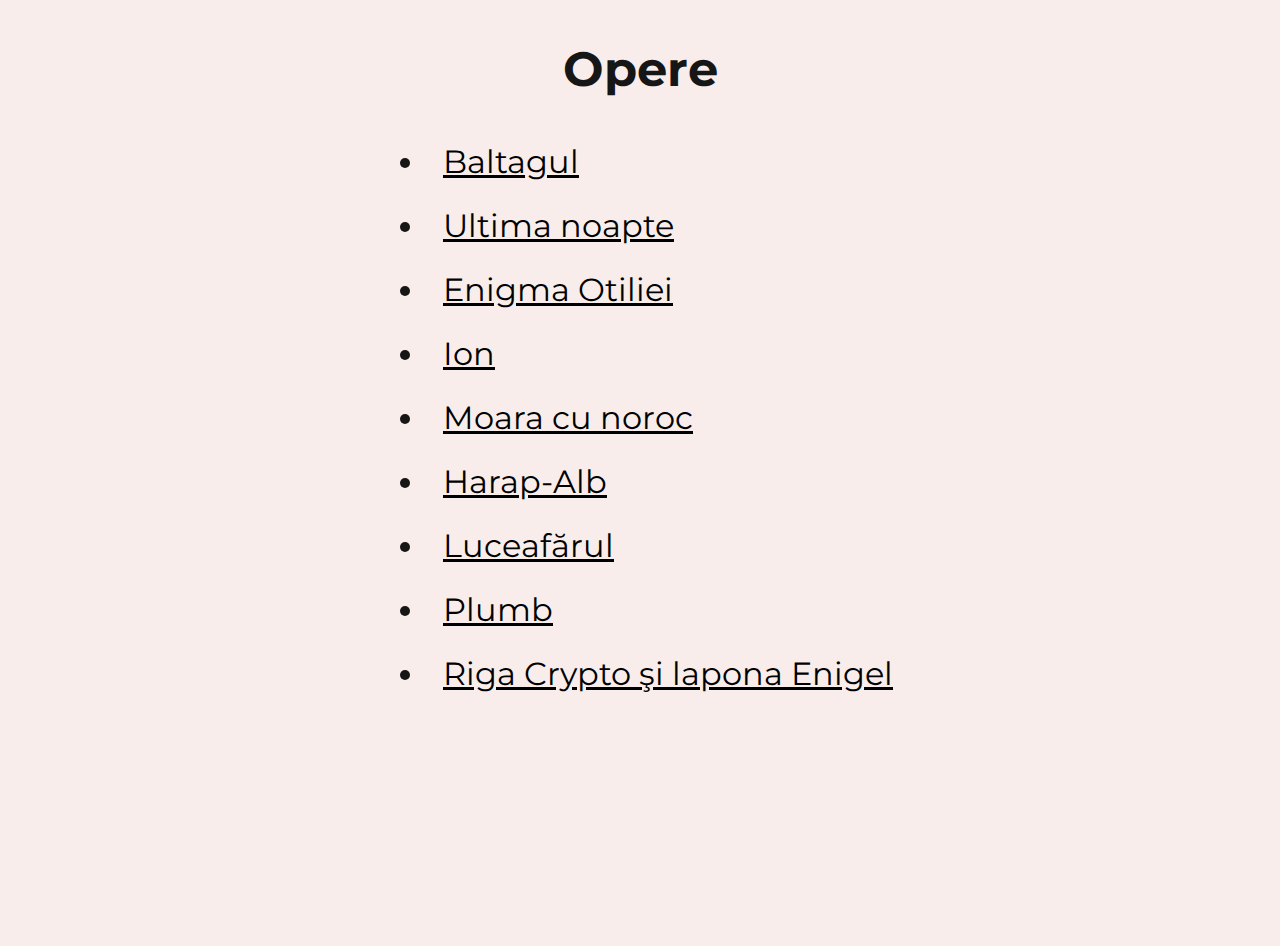
<file: index.html>
<!DOCTYPE html>
<html lang="en" dir="ltr">
  <head>
    <meta charset="utf-8">
    <title>Eseuri Bac</title>
    <link rel="stylesheet" type="text/css" href="style.css">
    <link rel="preconnect" href="https://fonts.gstatic.com">
    <link href="https://fonts.googleapis.com/css2?family=Montserrat&display=swap" rel="stylesheet">
  </head>
  <body>
    <h1>Opere</h1>
    <div class="container">
      <ul>
        <li><a href="./eseuri/baltagul.html">Baltagul</a></li>
        <li><a href="./eseuri/ultima.html">Ultima noapte</a></li>
        <li><a href="./eseuri/enigma.html">Enigma Otiliei</a></li>
        <li><a href="./eseuri/ion.html">Ion</a></li>
        <li><a href="./eseuri/moara.html">Moara cu noroc</a></li>
        <li><a href="./eseuri/harap-alb.html">Harap-Alb</a></li>
        <li><a href="./eseuri/luceafarul.html">Luceafărul</a></li>
        <li><a href="./eseuri/plumb.html">Plumb</a></li>
        <li><a href="./eseuri/riga.html">Riga Crypto şi lapona Enigel</a></li>
      </ul>
    </div>

  </body>
</html>
</file>
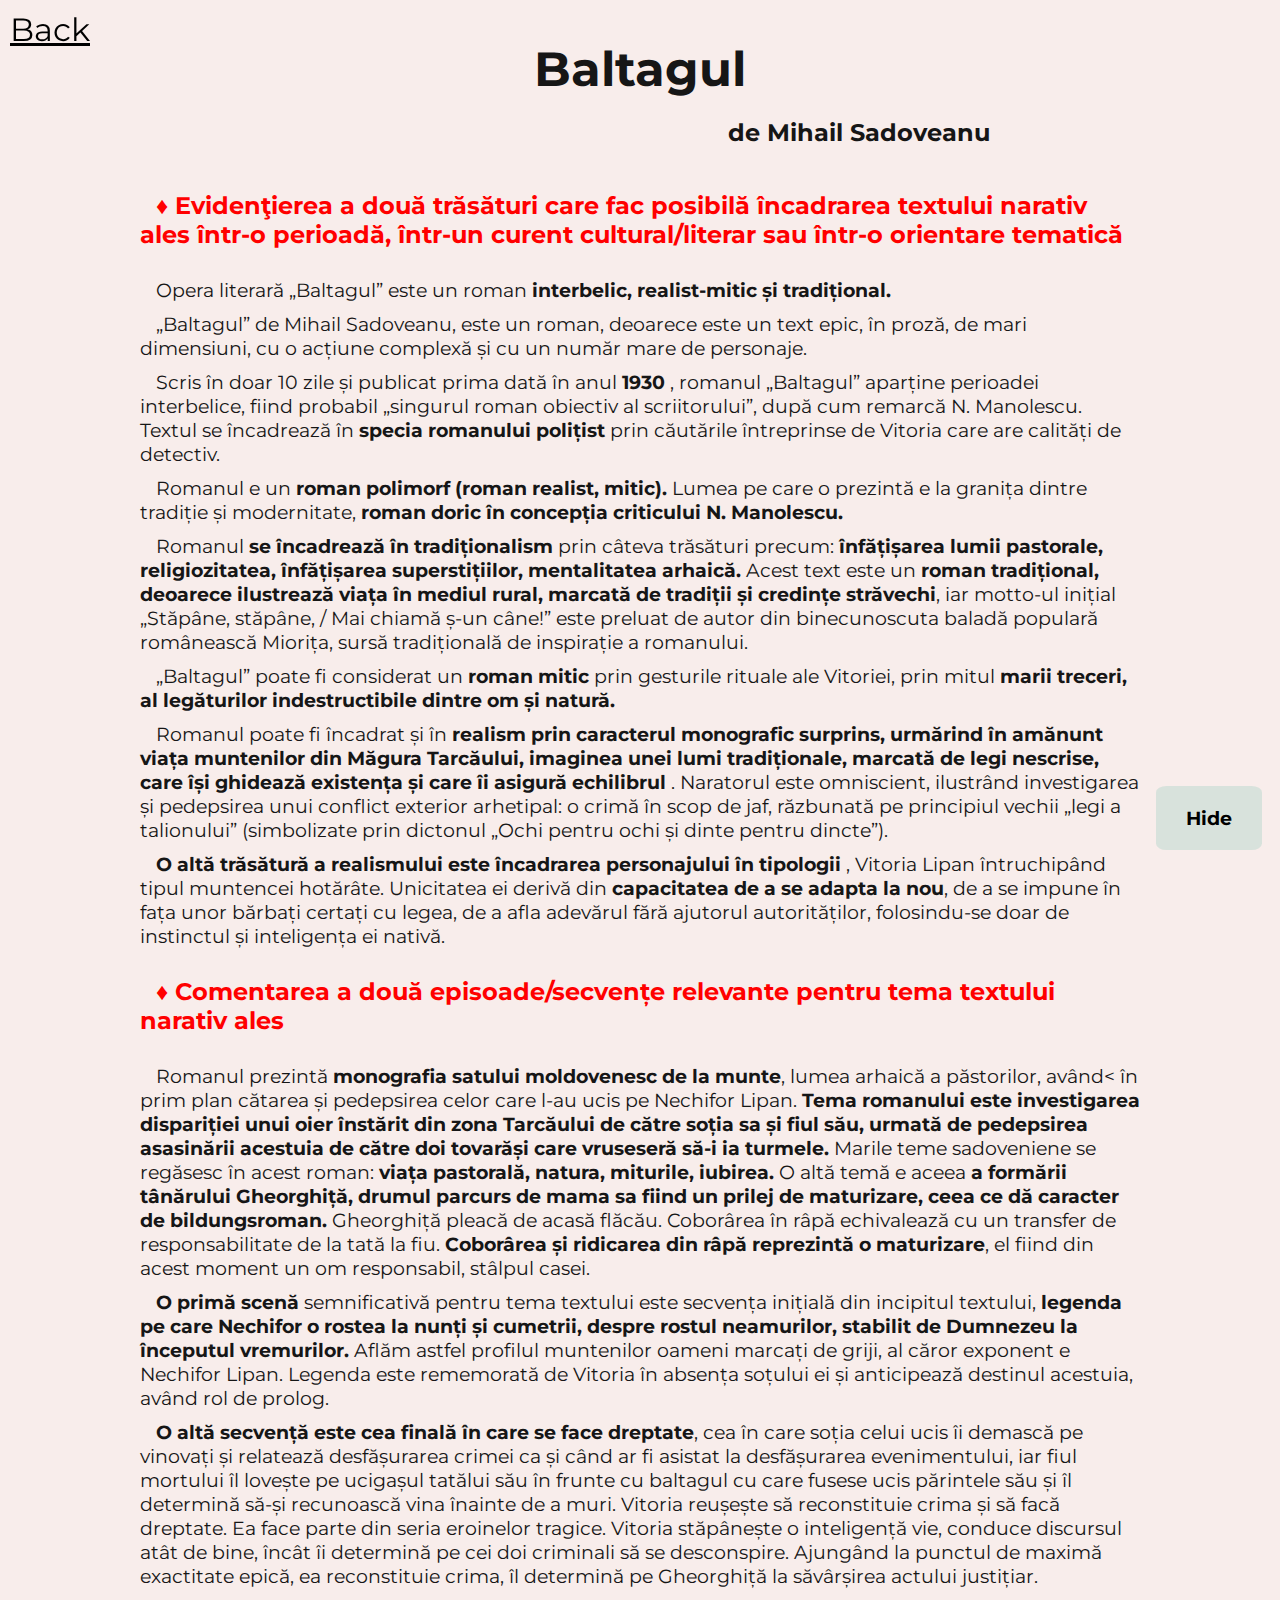
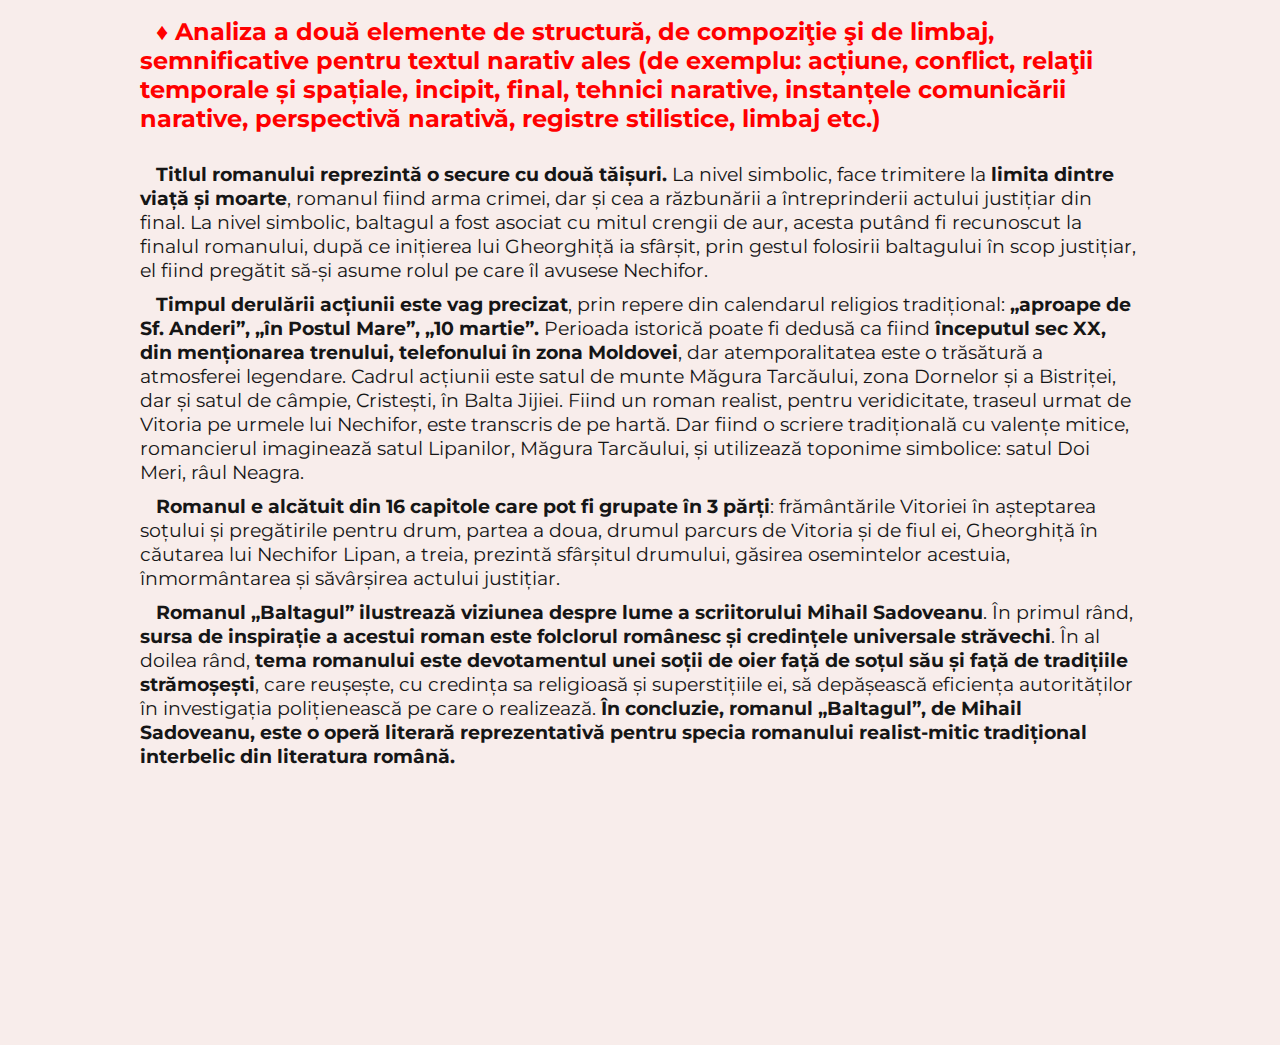
<file: eseuri/baltagul.html>
<!DOCTYPE html>
<html lang="en" dir="ltr">
  <head>
    <meta charset="utf-8">
    <title></title>
    <link rel="stylesheet" type="text/css" href="../style.css">
    <link rel="preconnect" href="https://fonts.gstatic.com">
    <link href="https://fonts.googleapis.com/css2?family=Montserrat&display=swap" rel="stylesheet">
  </head>
  <body>
    <a href="../index.html" class="backbtn">Back</a>
    <div class="title">
      <h1>Baltagul</h1>
      <h2>de Mihail Sadoveanu</h2>
    </div>
    <div class="container">
      <h3>♦ Evidenţierea a două trăsături care fac posibilă încadrarea textului narativ ales într-o perioadă, într-un curent cultural/literar sau într-o orientare tematică</h3>
      <p>Opera literară „Baltagul” este un roman<em> interbelic, realist-mitic și tradițional.</em></p>
      <p>„Baltagul” de Mihail Sadoveanu, este un roman, deoarece este un text epic, în proză, de
mari dimensiuni, cu o acțiune complexă și cu un număr mare de personaje.</p>
      <p>Scris în doar 10 zile și publicat prima dată în anul<em> 1930 </em>, romanul „Baltagul” aparține
perioadei interbelice, fiind probabil „singurul roman obiectiv al scriitorului”, după cum remarcă
N. Manolescu. Textul se încadrează în<em> specia romanului polițist </em> prin căutările întreprinse de
Vitoria care are calități de detectiv.
</p>
      <p>Romanul e un<em> roman polimorf (roman realist, mitic). </em>Lumea pe care o prezintă e la granița
dintre tradiție și modernitate,<em> roman doric în concepția criticului N. Manolescu.</em>
</p>
      <p>Romanul<em> se încadrează în tradiționalism </em>prin câteva trăsături precum:<em> înfățișarea lumii
pastorale, religiozitatea, înfățișarea superstițiilor, mentalitatea arhaică. </em>Acest text este un<em> roman
tradițional, deoarece ilustrează viața în mediul rural, marcată de tradiții și credințe străvechi</em>, iar
motto-ul inițial „Stăpâne, stăpâne, / Mai chiamă ș-un câne!” este preluat de autor din binecunoscuta baladă populară românească Miorița, sursă tradițională de inspirație a romanului. </p>
      <p>„Baltagul” poate fi considerat un<em> roman mitic </em>prin gesturile rituale ale Vitoriei, prin mitul<em> marii treceri, al legăturilor indestructibile dintre om și natură. </em></p>
      <p>Romanul poate fi încadrat și în<em> realism prin caracterul monografic surprins, urmărind în
amănunt viața muntenilor din Măgura Tarcăului, imaginea unei lumi tradiționale, marcată de legi
nescrise, care își ghidează existența și care îi asigură echilibrul </em>. Naratorul este omniscient,
ilustrând investigarea și pedepsirea unui conflict exterior arhetipal: o crimă în scop de jaf,
răzbunată pe principiul vechii „legi a talionului” (simbolizate prin dictonul „Ochi pentru ochi și
dinte pentru dincte”).</p>
      <p><em>O altă trăsătură a realismului este încadrarea personajului în tipologii </em>, Vitoria Lipan
întruchipând tipul muntencei hotărâte. Unicitatea ei derivă din<em> capacitatea de a se adapta la nou</em>,
de a se impune în fața unor bărbați certați cu legea, de a afla adevărul fără ajutorul autorităților,
folosindu-se doar de instinctul și inteligența ei nativă.</p>
      <h3>♦ Comentarea a două episoade/secvențe relevante pentru tema textului narativ ales</h3>
      <p>Romanul prezintă<em> monografia satului moldovenesc de la munte</em>, lumea arhaică a
păstorilor, având< în prim plan cătarea și pedepsirea celor care l-au ucis pe Nechifor Lipan.<em> Tema
romanului este investigarea dispariției unui oier înstărit din zona Tarcăului de către soția sa și
fiul său, urmată de pedepsirea asasinării acestuia de către doi tovarăși care vruseseră să-i ia
turmele. </em>Marile teme sadoveniene se regăsesc în acest roman:<em> viața pastorală, natura, miturile,
iubirea. </em>O altă temă e aceea<em> a formării tânărului Gheorghiță, drumul parcurs de mama sa fiind
un prilej de maturizare, ceea ce dă caracter de bildungsroman. </em>Gheorghiță pleacă de acasă flăcău.
Coborârea în râpă echivalează cu un transfer de responsabilitate de la tată la fiu.<em> Coborârea și
ridicarea din râpă reprezintă o maturizare</em>, el fiind din acest moment un om responsabil, stâlpul
casei.</p>
      <p><em>O primă scenă </em>semnificativă pentru tema textului este secvența inițială din incipitul
textului,<em> legenda pe care Nechifor o rostea la nunți și cumetrii, despre rostul neamurilor, stabilit
de Dumnezeu la începutul vremurilor. </em>Aflăm astfel profilul muntenilor oameni marcați de griji,
al căror exponent e Nechifor Lipan. Legenda este rememorată de Vitoria în absența soțului ei și
anticipează destinul acestuia, având rol de prolog.</p>
      <p><em>O altă secvență este cea finală în care se face dreptate</em>, cea în care soția celui ucis îi
demască pe vinovați și relatează desfășurarea crimei ca și când ar fi asistat la desfășurarea
evenimentului, iar fiul mortului îl lovește pe ucigașul tatălui său în frunte cu baltagul cu care
fusese ucis părintele său și îl determină să-și recunoască vina înainte de a muri. Vitoria reușește
să reconstituie crima și să facă dreptate. Ea face parte din seria eroinelor tragice. Vitoria
stăpânește o inteligență vie, conduce discursul atât de bine, încât îi determină pe cei doi criminali
să se desconspire. Ajungând la punctul de maximă exactitate epică, ea reconstituie crima, îl
determină pe Gheorghiță la săvârșirea actului justițiar.</p>
      <h3>♦ Analiza a două elemente de structură, de compoziţie şi de limbaj, semnificative
pentru textul narativ ales (de exemplu: acțiune, conflict, relaţii temporale și spațiale,
incipit, final, tehnici narative, instanțele comunicării narative, perspectivă narativă,
registre stilistice, limbaj etc.)</h3>
      <p><em>Titlul romanului reprezintă o secure cu două tăișuri. </em>La nivel simbolic, face trimitere la
<em>limita dintre viață și moarte</em>, romanul fiind arma crimei, dar și cea a răzbunării a întreprinderii actului justițiar din final. La nivel simbolic, baltagul a fost asociat cu mitul crengii de aur, acesta
putând fi recunoscut la finalul romanului, după ce inițierea lui Gheorghiță ia sfârșit, prin gestul
folosirii baltagului în scop justițiar, el fiind pregătit să-și asume rolul pe care îl avusese
Nechifor.</p>
      <p><em> Timpul derulării acțiunii este vag precizat</em>, prin repere din calendarul religios tradițional:
<em>„aproape de Sf. Anderi”, „în Postul Mare”, „10 martie”. </em>Perioada istorică poate fi dedusă ca
fiind<em> începutul sec XX, din menționarea trenului, telefonului în zona Moldovei</em>, dar
atemporalitatea este o trăsătură a atmosferei legendare. Cadrul acțiunii este satul de munte
Măgura Tarcăului, zona Dornelor și a Bistriței, dar și satul de câmpie, Cristești, în Balta Jijiei.
Fiind un roman realist, pentru veridicitate, traseul urmat de Vitoria pe urmele lui Nechifor, este
transcris de pe hartă. Dar fiind o scriere tradițională cu valențe mitice, romancierul imaginează
satul Lipanilor, Măgura Tarcăului, și utilizează toponime simbolice: satul Doi Meri, râul Neagra.</p>
      <p><em>Romanul e alcătuit din 16 capitole care pot fi grupate în 3 părți</em>: frământările Vitoriei în
așteptarea soțului și pregătirile pentru drum, partea a doua, drumul parcurs de Vitoria și de fiul
ei, Gheorghiță în căutarea lui Nechifor Lipan, a treia, prezintă sfârșitul drumului, găsirea
osemintelor acestuia, înmormântarea și săvârșirea actului justițiar.</p>
      <p><em>Romanul „Baltagul” ilustrează viziunea despre lume a scriitorului Mihail Sadoveanu</em>. În
primul rând,<em> sursa de inspirație a acestui roman este folclorul românesc și credințele universale
străvechi</em>. În al doilea rând,<em> tema romanului este devotamentul unei soții de oier față de soțul său
și față de tradițiile strămoșești</em>, care reușește, cu credința sa religioasă și superstițiile ei, să
depășească eficiența autorităților în investigația polițienească pe care o realizează.<em> În concluzie,
romanul „Baltagul”, de Mihail Sadoveanu, este o operă literară reprezentativă pentru specia
romanului realist-mitic tradițional interbelic din literatura română. </em></p>
    </div>
    <button type="button" name="button" onclick="toggleVis();">Hide</button>
    <script src="script.js"></script>
  </body>
</html>
</file>
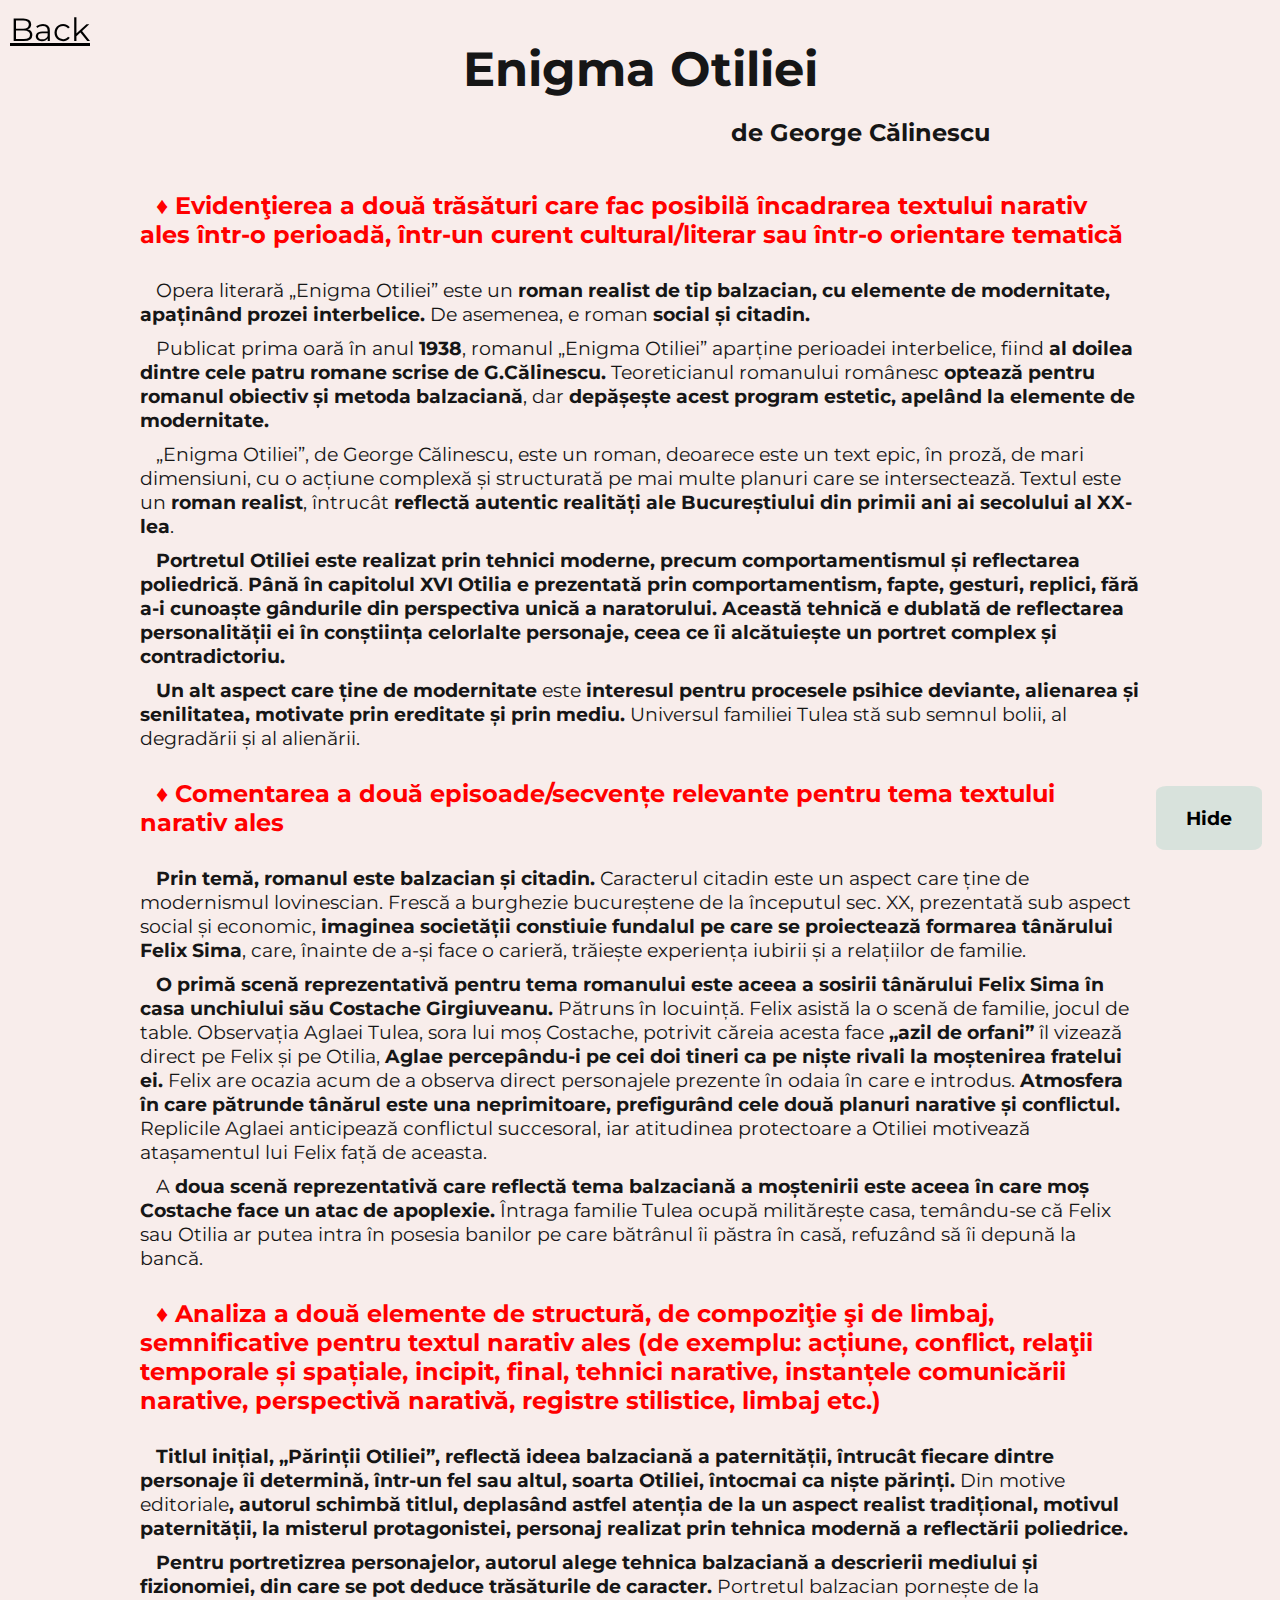
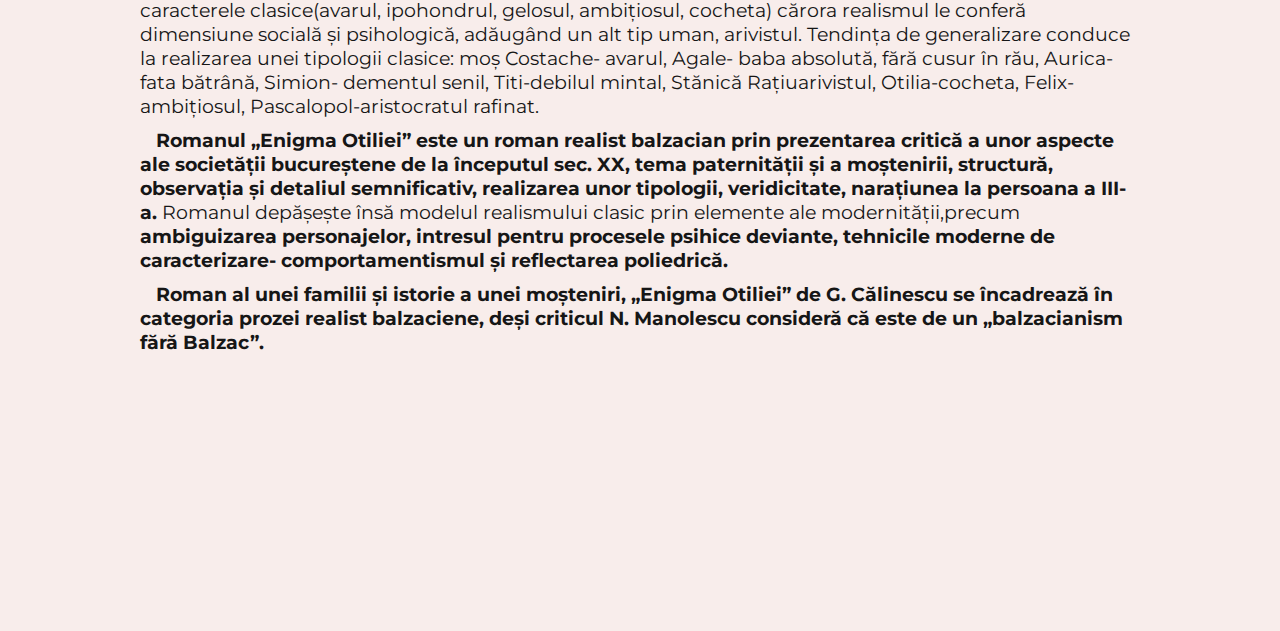
<file: eseuri/enigma.html>
<!DOCTYPE html>
<html lang="en" dir="ltr">
  <head>
    <meta charset="utf-8">
    <title></title>
    <link rel="stylesheet" type="text/css" href="../style.css">
    <link rel="preconnect" href="https://fonts.gstatic.com">
    <link href="https://fonts.googleapis.com/css2?family=Montserrat&display=swap" rel="stylesheet">
  </head>
  <body>
    <a href="../index.html" class="backbtn">Back</a>
    <div class="title">
      <h1>Enigma Otiliei</h1>
      <h2>de George Călinescu</h2>
    </div>
    <div class="container">
      <h3>♦ Evidenţierea a două trăsături care fac posibilă încadrarea textului narativ ales într-o perioadă, într-un curent cultural/literar sau într-o orientare tematică</h3>

        <p>Opera literară „Enigma Otiliei” este un<em> roman realist de tip balzacian, cu elemente de modernitate, apaținând prozei interbelice. </em>De asemenea, e roman<em> social și citadin.</em></p>
        <p>Publicat prima oară în anul<em> 1938</em>, romanul „Enigma Otiliei” aparține perioadei
        interbelice, fiind <em>al doilea dintre cele patru romane scrise de G.Călinescu. </em>Teoreticianul
        romanului românesc<em> optează pentru romanul obiectiv și metoda balzaciană</em>, dar
        <em>depășește acest program estetic, apelând la elemente de modernitate.</em></p>
        <p>„Enigma Otiliei”, de George Călinescu, este un roman, deoarece este un text epic, în
        proză, de mari dimensiuni, cu o acțiune complexă și structurată pe mai multe planuri care se
        intersectează. Textul este un<em> roman realist</em>, întrucât<em> reflectă autentic realități ale Bucureștiului din
        primii ani ai secolului al XX-lea</em>.</p>
        <p><em>Portretul Otiliei este realizat prin tehnici moderne, precum comportamentismul și
reflectarea poliedrică</em>.<em> Până în capitolul XVI Otilia e prezentată prin
comportamentism, fapte, gesturi, replici, fără a-i cunoaște gândurile din perspectiva unică a
naratorului. Această tehnică e dublată de reflectarea personalității ei în conștiința celorlalte
personaje, ceea ce îi alcătuiește un portret complex și contradictoriu. </em></p>
        <p><em>Un alt aspect care ține de modernitate </em>este <em>interesul pentru procesele psihice deviante,
alienarea și senilitatea, motivate prin ereditate și prin mediu. </em>Universul familiei Tulea stă sub
semnul bolii, al degradării și al alienării.</p>

      <h3>♦ Comentarea a două episoade/secvențe relevante pentru tema textului narativ ales</h3>

        <p><em>Prin temă, romanul este balzacian și citadin. </em>Caracterul citadin este un aspect care ține
de modernismul lovinescian. Frescă a burghezie bucureștene de la începutul sec. XX, prezentată
sub aspect social și economic,<em> imaginea societății constiuie fundalul pe care se proiectează
formarea tânărului Felix Sima</em>, care, înainte de a-și face o carieră, trăiește experiența iubirii și a
relațiilor de familie.
</p>
        <p><em>O primă scenă reprezentativă pentru tema romanului este aceea a sosirii tânărului Felix
Sima în casa unchiului său Costache Girgiuveanu. </em>Pătruns în locuință. Felix asistă la o scenă de
familie, jocul de table. Observația Aglaei Tulea, sora lui moș Costache, potrivit căreia acesta face
<em>„azil de orfani” </em>îl vizează direct pe Felix și pe Otilia,<em> Aglae percepându-i pe cei doi tineri ca pe
niște rivali la moștenirea fratelui ei. </em>Felix are ocazia acum de a observa direct personajele
prezente în odaia în care e introdus. <em>Atmosfera în care pătrunde tânărul este una neprimitoare,
prefigurând cele două planuri narative și conflictul. </em>Replicile Aglaei anticipează conflictul
succesoral, iar atitudinea protectoare a Otiliei motivează atașamentul lui Felix față de aceasta.</p>
        <p>A<em> doua scenă reprezentativă care reflectă tema balzaciană a moștenirii este aceea în
care moș Costache face un atac de apoplexie. </em>Întraga familie Tulea ocupă militărește casa,
temându-se că Felix sau Otilia ar putea intra în posesia banilor pe care bătrânul îi păstra în casă,
refuzând să îi depună la bancă.
</p>

      <h3>♦ Analiza a două elemente de structură, de compoziţie şi de limbaj, semnificative pentru textul narativ ales (de exemplu: acțiune, conflict, relaţii temporale și spațiale, incipit, final, tehnici narative, instanțele comunicării narative, perspectivă narativă, registre stilistice, limbaj etc.)</h3>

      <p><em>Titlul inițial, „Părinții Otiliei”, reflectă ideea balzaciană a paternității, întrucât fiecare
dintre personaje îi determină, într-un fel sau altul, soarta Otiliei, întocmai ca niște părinți. </em>Din
motive editoriale<em>, autorul schimbă titlul, deplasând astfel atenția de la un aspect realist
tradițional, motivul paternității, la misterul protagonistei, personaj realizat prin tehnica modernă
a reflectării poliedrice. </em></p>
      <p><em>Pentru portretizrea personajelor, autorul alege tehnica balzaciană a descrierii mediului și
fizionomiei, din care se pot deduce trăsăturile de caracter. </em>Portretul balzacian pornește de la
caracterele clasice(avarul, ipohondrul, gelosul, ambițiosul, cocheta) cărora realismul le conferă
dimensiune socială și psihologică, adăugând un alt tip uman, arivistul. Tendința de generalizare
conduce la realizarea unei tipologii clasice: moș Costache- avarul, Agale- baba absolută, fără
cusur în rău, Aurica- fata bătrână, Simion- dementul senil, Titi-debilul mintal, Stănică Rațiuarivistul, Otilia-cocheta, Felix-ambițiosul, Pascalopol-aristocratul rafinat.
</p>
      <p><em>Romanul „Enigma Otiliei” este un roman realist balzacian prin prezentarea critică a unor
aspecte ale societății bucureștene de la începutul sec. XX, tema paternității și a moștenirii,
structură, observația și detaliul semnificativ, realizarea unor tipologii, veridicitate, narațiunea la
persoana a III-a. </em>Romanul depășește însă modelul realismului clasic prin elemente ale
modernității,precum <em>ambiguizarea personajelor, intresul pentru procesele psihice deviante,
tehnicile moderne de caracterizare- comportamentismul și reflectarea poliedrică.</em>
</p>
      <p><em>Roman al unei familii și istorie a unei moșteniri, „Enigma Otiliei” de G. Călinescu se
încadrează în categoria prozei realist balzaciene, deși criticul N. Manolescu consideră că este de
un „balzacianism fără Balzac”.</em>
</p>
    </div>
    <button type="button" name="button" onclick="toggleVis();">Hide</button>
    <script src="script.js"></script>
  </body>
</html>
</file>
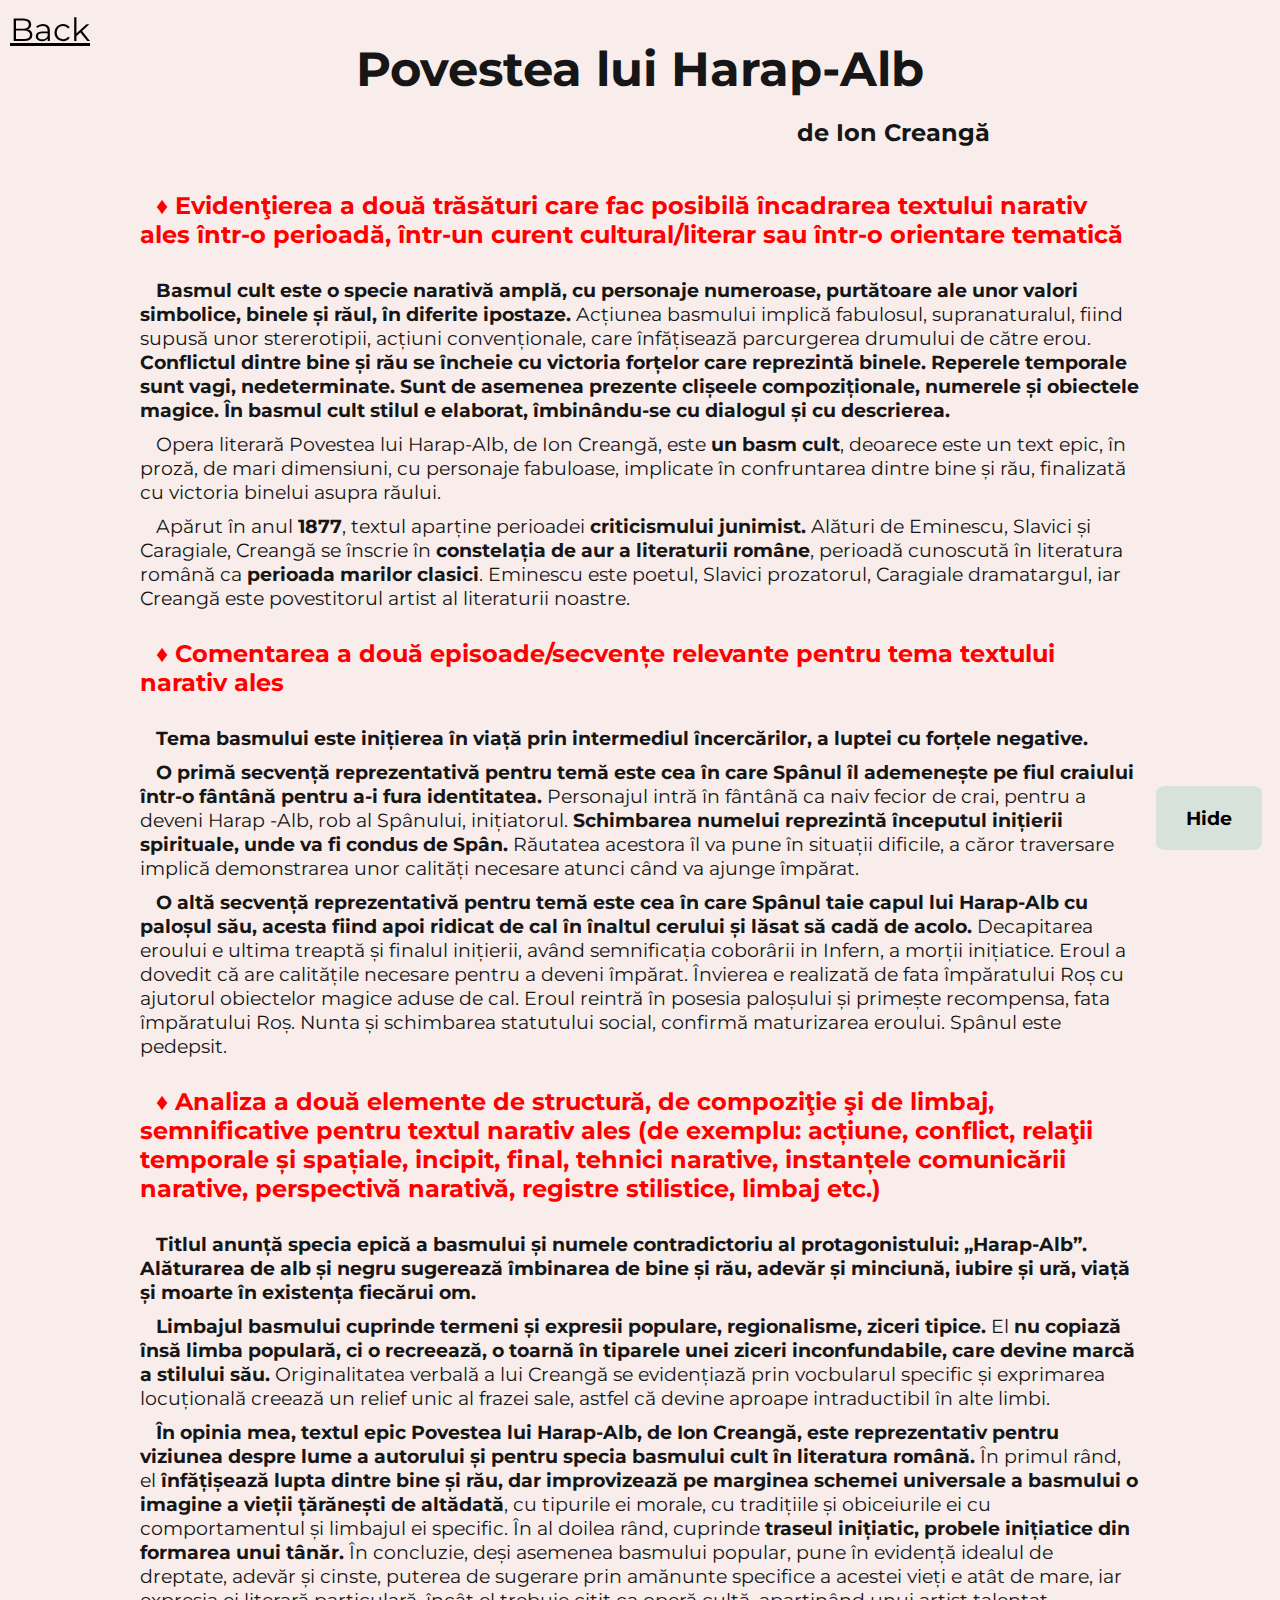
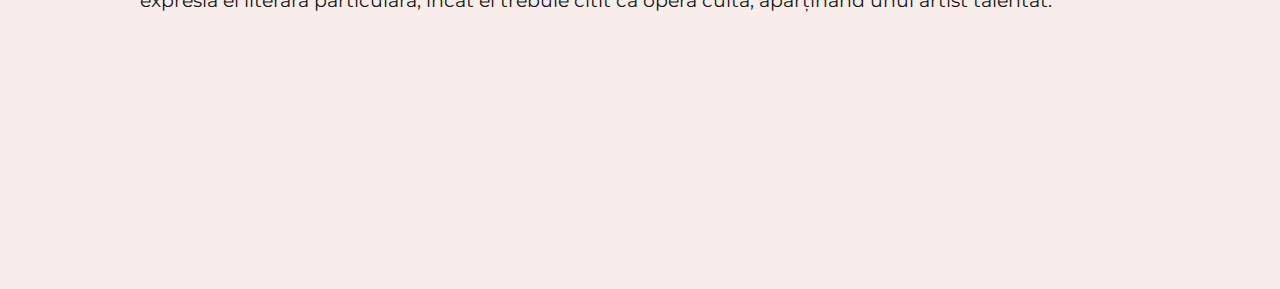
<file: eseuri/harap-alb.html>
<!DOCTYPE html>
<html lang="en" dir="ltr">
  <head>
    <meta charset="utf-8">
    <title></title>
    <link rel="stylesheet" type="text/css" href="../style.css">
    <link rel="preconnect" href="https://fonts.gstatic.com">
    <link href="https://fonts.googleapis.com/css2?family=Montserrat&display=swap" rel="stylesheet">
  </head>
  <body>
    <a href="../index.html" class="backbtn">Back</a>
    <div class="title">
      <h1>Povestea lui Harap-Alb</h1>
      <h2>de Ion Creangă</h2>
    </div>
    <div class="container">
      <h3>♦ Evidenţierea a două trăsături care fac posibilă încadrarea textului narativ ales
într-o perioadă, într-un curent cultural/literar sau într-o orientare tematică</h3>
      <p><em>Basmul cult este o specie narativă amplă, cu personaje numeroase, purtătoare ale unor
valori simbolice, binele și răul, în diferite ipostaze. </em>Acțiunea basmului implică fabulosul,
supranaturalul, fiind supusă unor stererotipii, acțiuni convenționale, care înfățisează parcurgerea
drumului de către erou. <em>Conflictul dintre bine și rău se încheie cu victoria forțelor care reprezintă
binele. Reperele temporale sunt vagi, nedeterminate. Sunt de asemenea prezente clișeele
compoziționale, numerele și obiectele magice. În basmul cult stilul e elaborat, îmbinându-se cu
dialogul și cu descrierea.</em></p>
      <p>Opera literară Povestea lui Harap-Alb, de Ion Creangă, este<em> un basm cult</em>, deoarece este
un text epic, în proză, de mari dimensiuni, cu personaje fabuloase, implicate în confruntarea
dintre bine și rău, finalizată cu victoria binelui asupra răului.</p>
      <p>Apărut în anul <em>1877</em>, textul aparține perioadei<em> criticismului junimist. </em>Alături de
Eminescu, Slavici și Caragiale, Creangă se înscrie în<em> constelația de aur a literaturii române</em>,
perioadă cunoscută în literatura română ca<em> perioada marilor clasici</em>. Eminescu este poetul,
Slavici prozatorul, Caragiale dramatargul, iar Creangă este povestitorul artist al literaturii
noastre.</p>
      <h3>♦ Comentarea a două episoade/secvențe relevante pentru tema textului narativ ales</h3>
      <p><em>Tema basmului este inițierea în viață prin intermediul încercărilor, a luptei cu forțele
negative.</em></p>
      <p><em>O primă secvență reprezentativă pentru temă este cea în care Spânul îl ademenește pe fiul craiului într-o fântână pentru a-i fura
identitatea. </em>Personajul intră în fântână ca naiv fecior de crai, pentru a deveni Harap -Alb, rob al
Spânului, inițiatorul.<em> Schimbarea numelui reprezintă începutul inițierii spirituale, unde va fi
condus de Spân. </em>Răutatea acestora îl va pune în situații dificile, a căror traversare implică
demonstrarea unor calități necesare atunci când va ajunge împărat.</p>
      <p><em>O altă secvență reprezentativă pentru temă este cea în care Spânul taie capul lui Harap-Alb cu paloșul său, acesta fiind apoi ridicat de
cal în înaltul cerului și lăsat să cadă de acolo. </em>Decapitarea eroului e ultima treaptă și finalul
inițierii, având semnificația coborârii in Infern, a morții inițiatice. Eroul a dovedit că are calitățile necesare pentru a deveni împărat. Învierea
e realizată de fata împăratului Roș cu ajutorul obiectelor magice aduse de cal. Eroul reintră în
posesia paloșului și primește recompensa, fata împăratului Roș. Nunta și schimbarea statutului
social, confirmă maturizarea eroului. Spânul este pedepsit.
</p>
      <h3>♦ Analiza a două elemente de structură, de compoziţie şi de limbaj, semnificative pentru
textul narativ ales (de exemplu: acțiune, conflict, relaţii temporale și spațiale, incipit, final,
tehnici narative, instanțele comunicării narative, perspectivă narativă, registre stilistice,
limbaj etc.)</h3>
      <p><em>Titlul anunță specia epică a basmului și numele
contradictoriu al protagonistului: „Harap-Alb”. Alăturarea de alb și negru sugerează îmbinarea
de bine și rău, adevăr și minciună, iubire și ură, viață și moarte în existența fiecărui om.</em>
</p>
      <p><em>Limbajul basmului cuprinde termeni și expresii populare, regionalisme, ziceri
tipice. </em>El<em> nu copiază însă limba populară, ci o recreează, o toarnă în tiparele unei ziceri
inconfundabile, care devine marcă a stilului său. </em>Originalitatea verbală a lui Creangă se
evidențiază prin vocbularul specific și exprimarea
locuțională creează un relief unic al frazei
sale, astfel că devine aproape intraductibil în alte limbi.
</p>
      <p><em>În opinia mea, textul epic Povestea lui Harap-Alb, de Ion Creangă, este reprezentativ
pentru viziunea despre lume a autorului și pentru specia basmului cult în literatura română. </em>În
primul rând, el<em> înfățișează lupta dintre bine și rău, dar improvizează pe marginea schemei
universale a basmului o imagine a vieții țărănești de altădată</em>, cu tipurile ei morale, cu tradițiile și
obiceiurile ei cu comportamentul și limbajul ei specific. În al doilea rând, cuprinde<em> traseul
inițiatic, probele inițiatice din formarea unui tânăr. </em>În concluzie, deși asemenea basmului
popular, pune în evidență idealul de dreptate, adevăr și cinste, puterea de sugerare prin amănunte
specifice a acestei vieți e atât de mare, iar expresia ei literară particulară, încât el trebuie citit ca
operă cultă, aparținând unui artist talentat.</p>
    </div>
    <button type="button" name="button" onclick="toggleVis();">Hide</button>
    <script src="script.js"></script>
  </body>
</html>
</file>
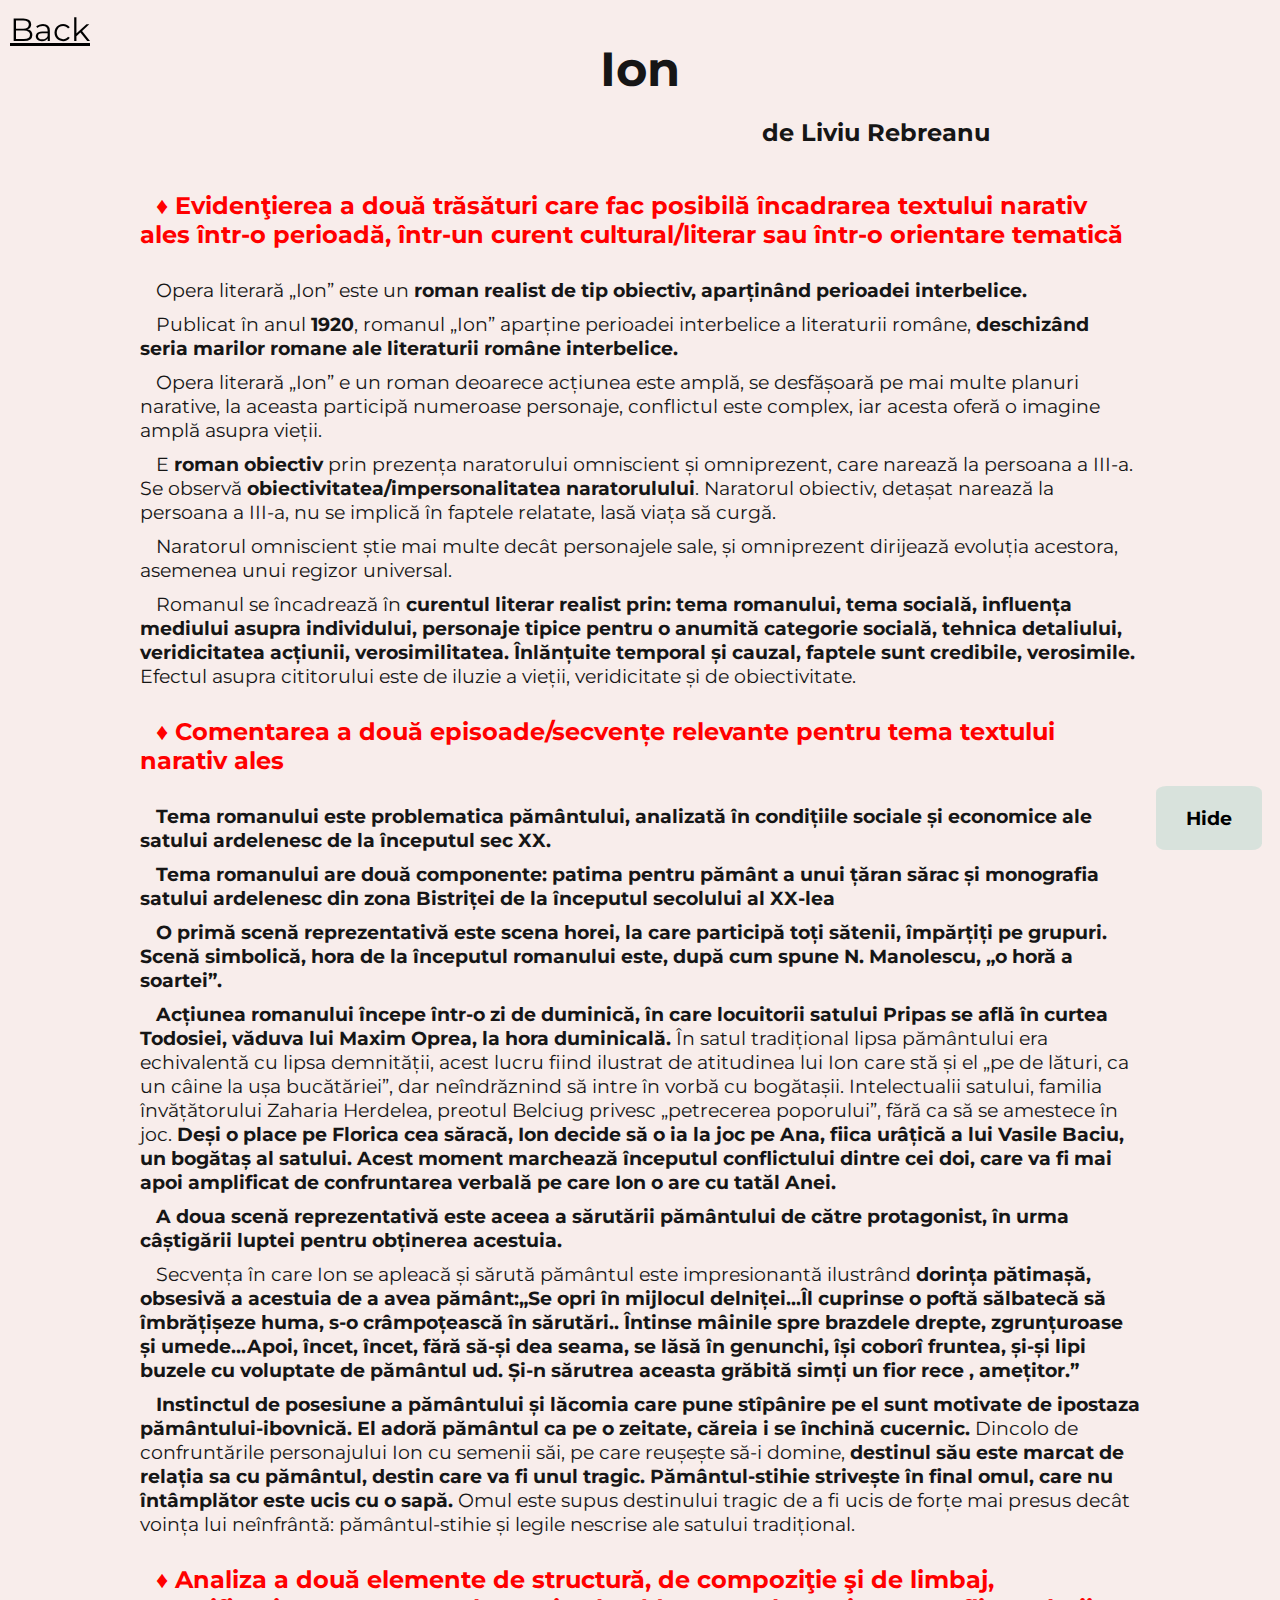
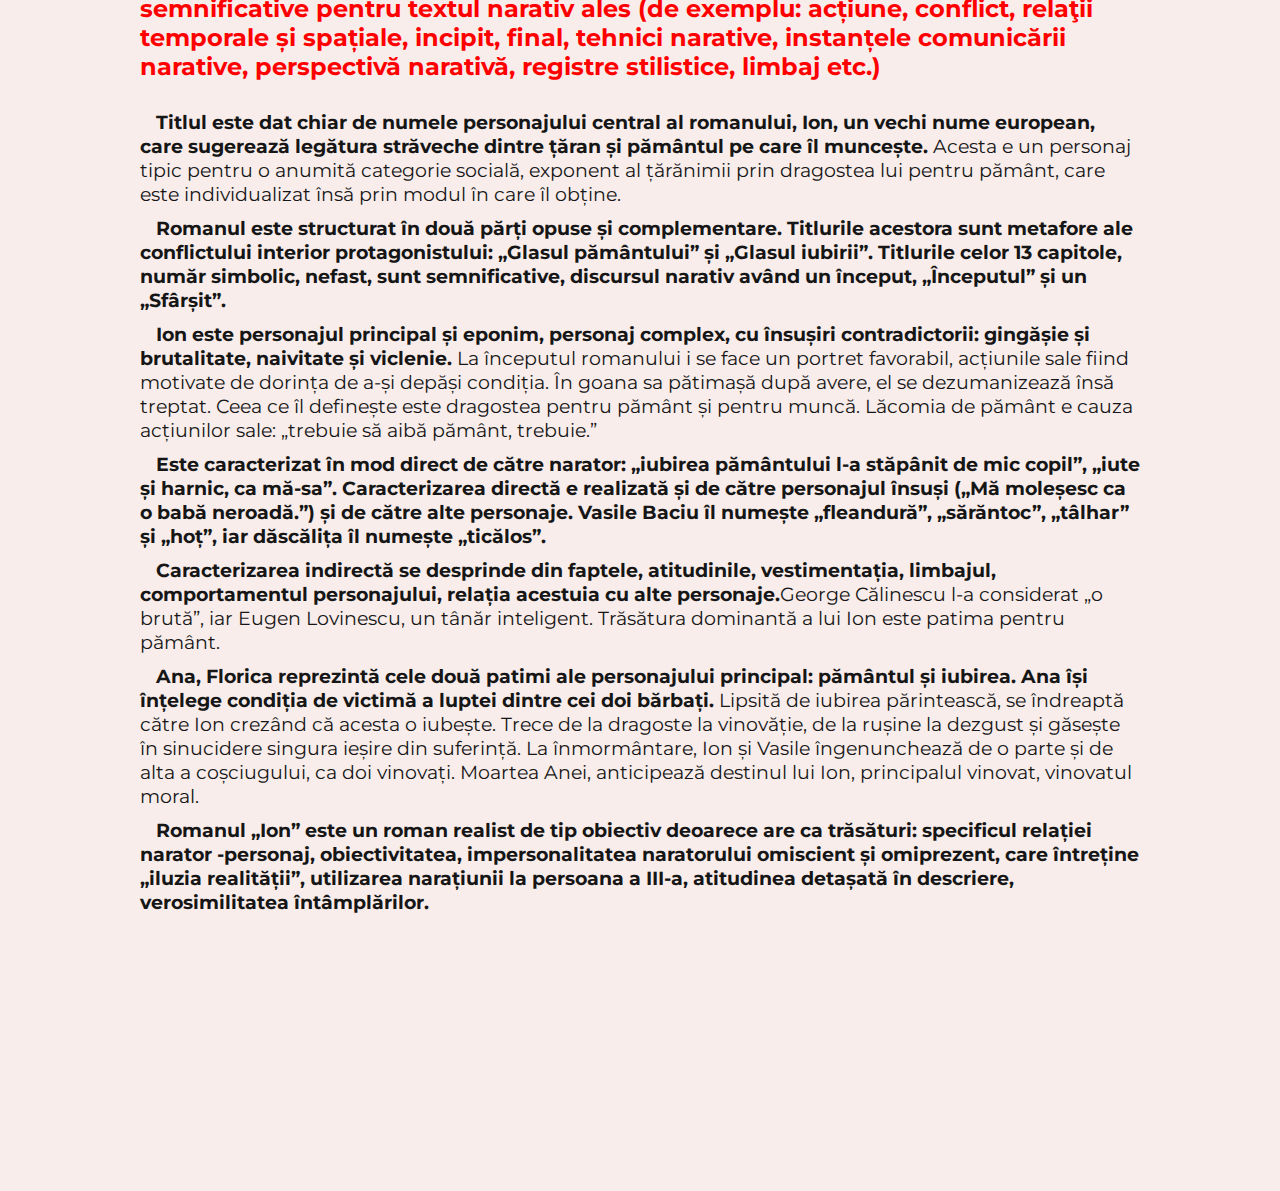
<file: eseuri/ion.html>
<!DOCTYPE html>
<html lang="en" dir="ltr">
  <head>
    <meta charset="utf-8">
    <title></title>
    <link rel="stylesheet" type="text/css" href="../style.css">
    <link rel="preconnect" href="https://fonts.gstatic.com">
    <link href="https://fonts.googleapis.com/css2?family=Montserrat&display=swap" rel="stylesheet">
  </head>
  <body>
    <a href="../index.html" class="backbtn">Back</a>
    <div class="title">
      <h1>Ion</h1>
      <h2>de Liviu Rebreanu</h2>
    </div>
    <div class="container">
      <h3>♦ Evidenţierea a două trăsături care fac posibilă încadrarea textului narativ ales într-o
perioadă, într-un curent cultural/literar sau într-o orientare tematică</h3>
      <p>Opera literară „Ion” este un<em> roman realist de tip obiectiv, aparținând perioadei interbelice.</em></p>
      <p>Publicat în anul<em> 1920</em>, romanul „Ion” aparține perioadei interbelice a literaturii române,
<em>deschizând seria marilor romane ale literaturii române interbelice.</em></p>
      <p>Opera literară „Ion” e un roman deoarece acțiunea este amplă, se desfășoară pe mai
multe planuri narative, la aceasta participă numeroase personaje, conflictul este complex, iar
acesta oferă o imagine amplă asupra vieții.</p>
      <p>E<em> roman obiectiv </em>prin prezența naratorului omniscient și omniprezent, care narează la persoana a III-a.
Se observă<em> obiectivitatea/impersonalitatea naratorulului</em>. Naratorul obiectiv, detașat narează la
persoana a III-a, nu se implică în faptele relatate, lasă viața să curgă.
</p>
      <p>Naratorul omniscient știe mai multe decât personajele sale, și omniprezent dirijează
evoluția acestora, asemenea unui regizor universal.
</p>
      <p>Romanul se încadrează în<em> curentul literar realist prin: tema romanului, tema socială,
influența mediului asupra individului, personaje tipice pentru o anumită categorie socială,
tehnica detaliului, veridicitatea acțiunii, verosimilitatea. Înlănțuite temporal și cauzal, faptele
sunt credibile, verosimile.</em> Efectul asupra cititorului este de iluzie a vieții, veridicitate și de
obiectivitate.</p>
      <h3>♦ Comentarea a două episoade/secvențe relevante pentru tema textului narativ ales</h3>
      <p><em>Tema romanului este problematica pământului, analizată în condițiile sociale și
economice ale satului ardelenesc de la începutul sec XX. </em></p>
      <p><em>Tema romanului are două componente: patima pentru pământ a unui țăran sărac și monografia satului ardelenesc din zona Bistriței de la începutul secolului al XX-lea</em></p>
      <p><em>O primă scenă reprezentativă este scena horei, la care participă toți sătenii, împărțiți
pe grupuri. Scenă simbolică, hora
de la începutul romanului este, după cum spune N. Manolescu, „o horă a soartei”.</em></p>
      <p><em>Acțiunea romanului începe într-o zi de duminică, în care locuitorii satului Pripas se află
în curtea Todosiei, văduva lui Maxim Oprea, la hora duminicală.</em> În satul tradițional lipsa pământului
era echivalentă cu lipsa demnității, acest lucru fiind ilustrat de atitudinea lui Ion care stă și el „pe
de lături, ca un câine la ușa bucătăriei”, dar neîndrăznind să intre în vorbă cu bogătașii.
Intelectualii satului, familia învățătorului Zaharia Herdelea, preotul Belciug privesc „petrecerea
poporului”, fără ca să se amestece în joc.
<em>Deși o place pe
Florica cea săracă, Ion decide să o ia la joc pe Ana, fiica urâțică a lui Vasile Baciu, un bogătaș al
satului. Acest moment marchează începutul conflictului dintre cei doi, care va fi mai apoi
amplificat de confruntarea verbală pe care Ion o are cu tatăl Anei. </em></p>
      <p><em>A doua scenă reprezentativă este aceea a sărutării pământului de către protagonist,
în urma câștigării luptei pentru obținerea acestuia. </em></p>
      <p>Secvența în care Ion se apleacă și sărută pământul este impresionantă ilustrând<em> dorința
pătimașă, obsesivă a acestuia de a avea pământ:„Se opri în mijlocul delniței...Îl cuprinse o poftă
sălbatecă să îmbrățișeze huma, s-o crâmpoțească în sărutări.. Întinse mâinile spre brazdele
drepte, zgrunțuroase și umede...Apoi, încet, încet, fără să-și dea seama, se lăsă în genunchi, își
coborî fruntea, și-și lipi buzele cu voluptate de pământul ud. Și-n sărutrea aceasta grăbită simți
un fior rece , amețitor.” </em></p>
      <p><em>Instinctul de posesiune a pământului și lăcomia care pune stîpânire pe el sunt motivate de
ipostaza pământului-ibovnică. El adoră pământul ca pe o zeitate, căreia i se închină cucernic.</em>
Dincolo de confruntările personajului Ion cu semenii săi, pe care reușește să-i domine,<em> destinul
său este marcat de relația sa cu pământul, destin care va fi unul tragic. Pământul-stihie strivește
în final omul, care nu întâmplător este ucis cu o sapă. </em>Omul este supus destinului tragic de a fi
ucis de forțe mai presus decât voința lui neînfrântă: pământul-stihie și legile nescrise ale satului
tradițional.
</p>
      <h3>♦ Analiza a două elemente de structură, de compoziţie şi de limbaj, semnificative
pentru textul narativ ales (de exemplu: acțiune, conflict, relaţii temporale și spațiale,
incipit, final, tehnici narative, instanțele comunicării narative, perspectivă narativă,
registre stilistice, limbaj etc.)</h3>
      <p><em>Titlul este dat chiar de numele personajului central al romanului, Ion, un vechi nume
  european, care sugerează legătura străveche dintre țăran și pământul pe care îl muncește. </em>Acesta
  e un personaj tipic pentru o anumită categorie socială, exponent al țărănimii prin dragostea lui
  pentru pământ, care este individualizat însă prin modul în care îl obține.
  </p>
      <p><em>Romanul este structurat în două părți opuse și complementare. Titlurile acestora sunt
metafore ale conflictului interior protagonistului: „Glasul pământului” și „Glasul iubirii”.
Titlurile celor 13 capitole, număr simbolic, nefast, sunt semnificative, discursul narativ având un
început, „Începutul” și un „Sfârșit”.</em></p>
      <p><em>Ion este personajul principal și eponim, personaj complex, cu însușiri contradictorii:
gingășie și brutalitate, naivitate și viclenie. </em>La începutul romanului i se face un portret favorabil,
acțiunile sale fiind motivate de dorința de a-și depăși condiția. În goana sa pătimașă după avere,
el se dezumanizează însă treptat. Ceea ce îl definește este dragostea pentru pământ și pentru
muncă. Lăcomia de pământ e cauza acțiunilor sale: „trebuie să aibă pământ, trebuie.”</p>
      <p><em>Este caracterizat în mod direct de către narator: „iubirea pământului l-a stăpânit de
mic copil”, „iute și harnic, ca mă-sa”. Caracterizarea directă e realizată și de către personajul
însuși („Mă moleșesc ca o babă neroadă.”) și de către alte personaje. Vasile Baciu îl numește
„fleandură”, „sărăntoc”, „tâlhar” și „hoț”, iar dăscălița îl numește „ticălos”. </em></p>
      <p><em>Caracterizarea indirectă se desprinde din faptele, atitudinile, vestimentația, limbajul,
comportamentul personajului, relația acestuia cu alte personaje.</em>George Călinescu l-a considerat
„o brută”, iar Eugen Lovinescu, un tânăr inteligent. Trăsătura dominantă a lui Ion este patima
pentru pământ. </p>
      <p><em>Ana, Florica reprezintă cele două patimi ale personajului principal: pământul și
iubirea. Ana își înțelege condiția de victimă a luptei dintre cei doi bărbați. </em>Lipsită de iubirea
părintească, se îndreaptă către Ion crezând că acesta o iubește. Trece de la dragoste la vinovăție,
de la rușine la dezgust și găsește în sinucidere singura ieșire din suferință. La înmormântare, Ion
și Vasile îngenunchează de o parte și de alta a coșciugului, ca doi vinovați. Moartea Anei,
anticipează destinul lui Ion, principalul vinovat, vinovatul moral.</p>
      <p><em>Romanul „Ion” este un roman realist de tip obiectiv deoarece are ca trăsături: specificul
relației narator -personaj, obiectivitatea, impersonalitatea naratorului omiscient și omiprezent,
care întreține „iluzia realității”, utilizarea narațiunii la persoana a III-a, atitudinea detașată în
descriere, verosimilitatea întâmplărilor.</em></p>
    </div>
    <button type="button" name="button" onclick="toggleVis();">Hide</button>
    <script src="script.js"></script>
  </body>
</html>
</file>
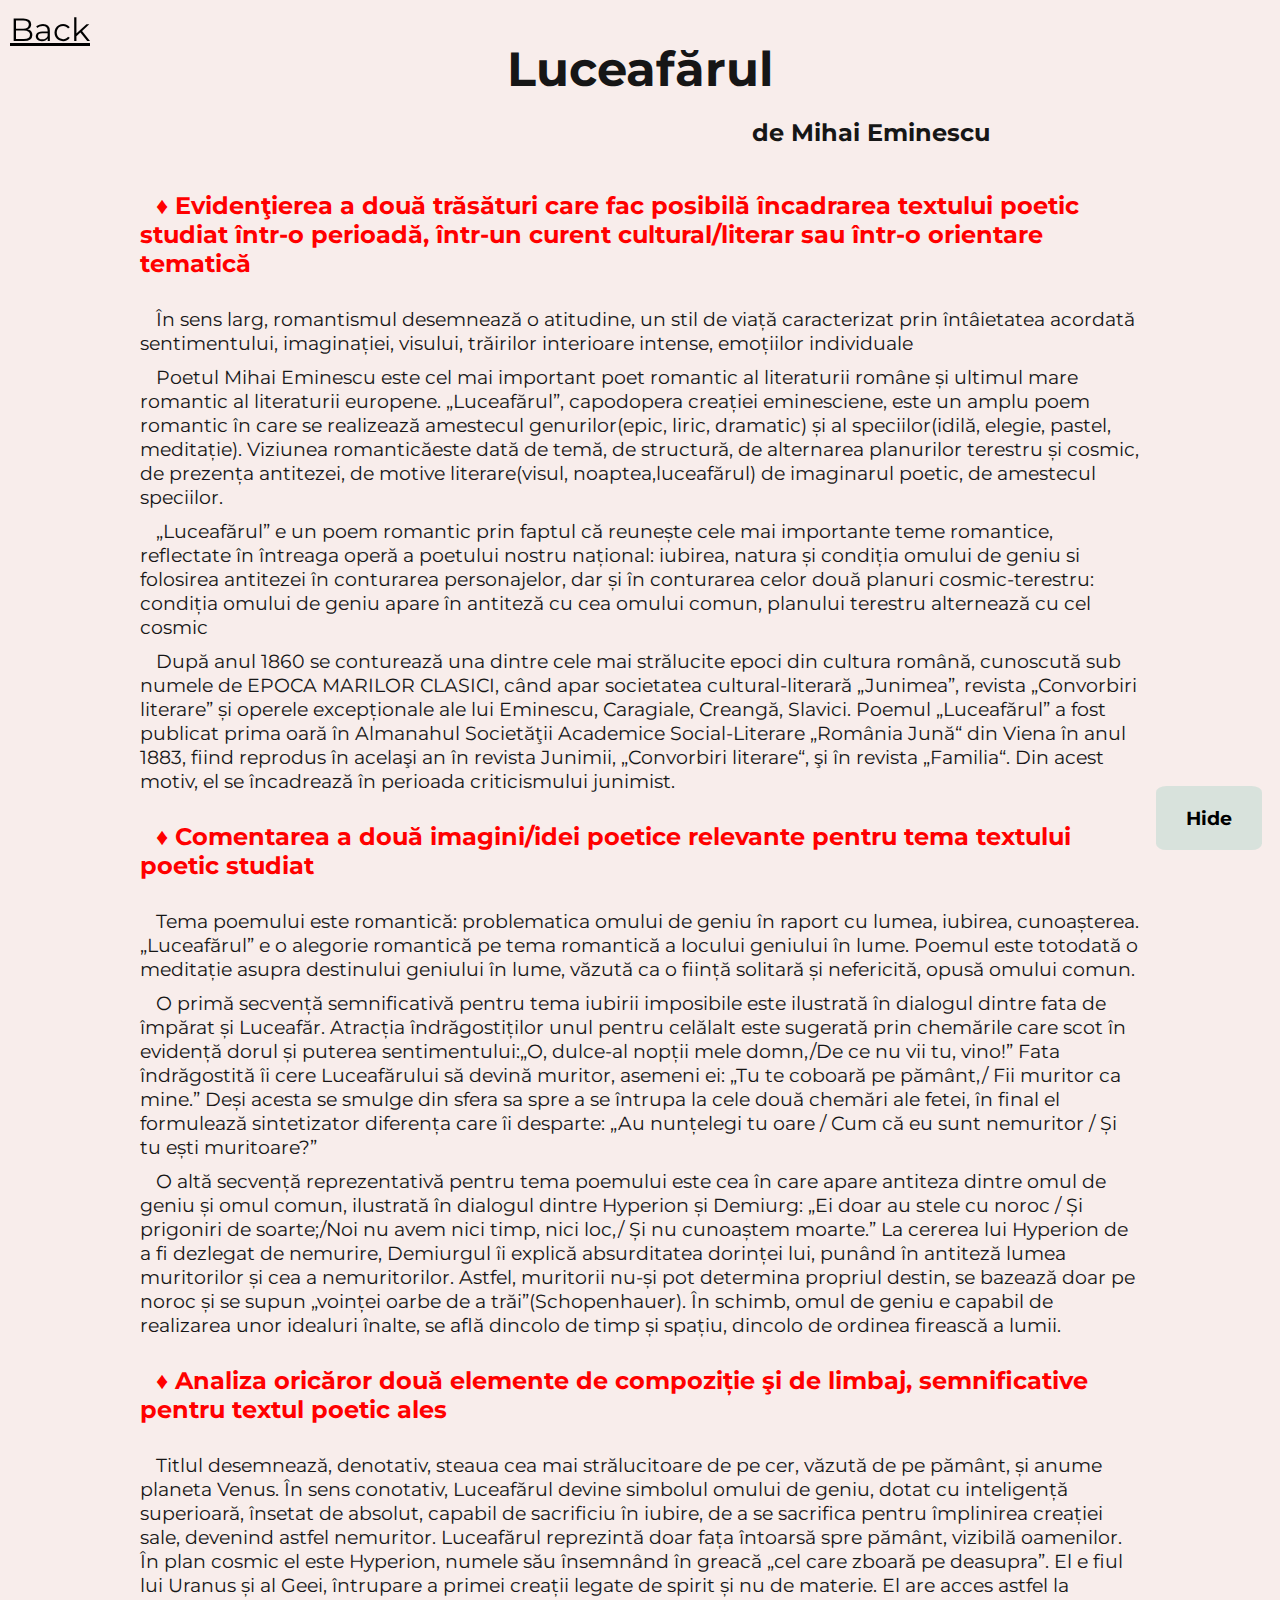
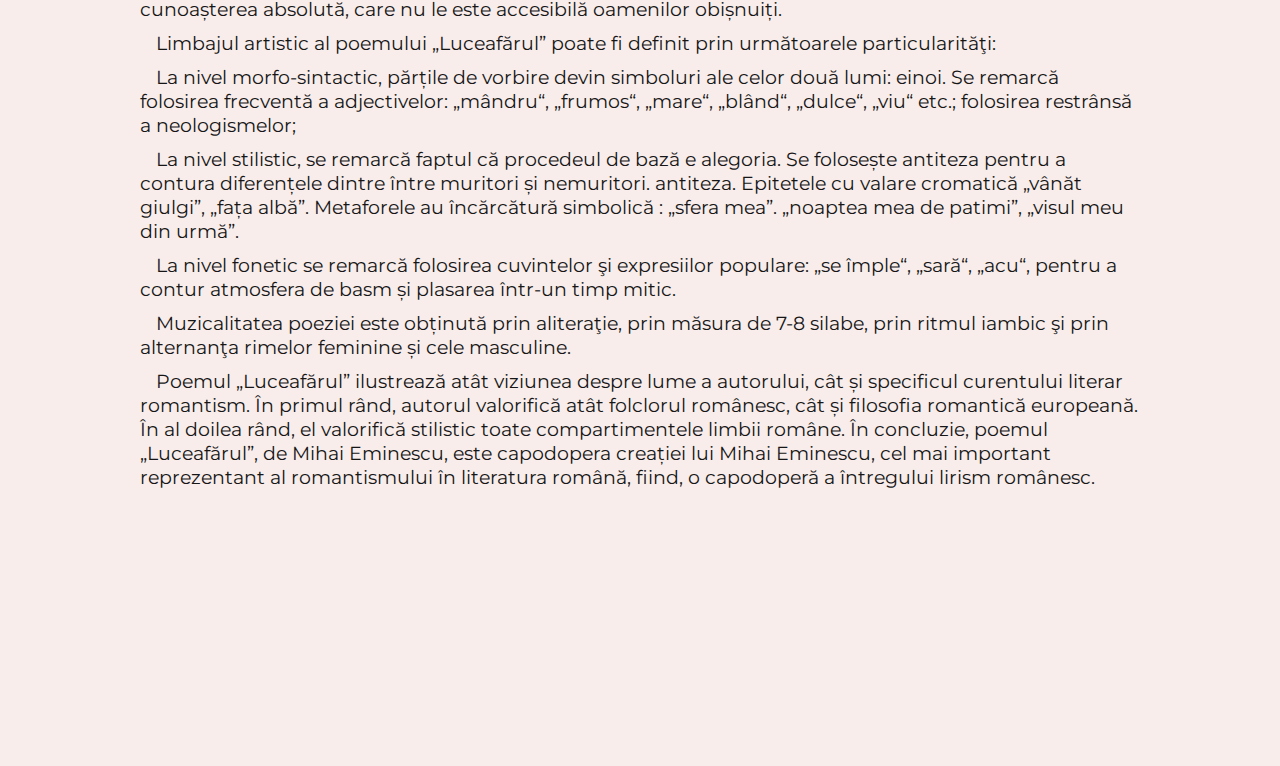
<file: eseuri/luceafarul.html>
<!DOCTYPE html>
<html lang="en" dir="ltr">
  <head>
    <meta charset="utf-8">
    <title></title>
    <link rel="stylesheet" type="text/css" href="../style.css">
    <link rel="preconnect" href="https://fonts.gstatic.com">
    <link href="https://fonts.googleapis.com/css2?family=Montserrat&display=swap" rel="stylesheet">
  </head>
  <body>
    <a href="../index.html" class="backbtn">Back</a>
    <div class="title">
      <h1>Luceafărul</h1>
      <h2>de Mihai Eminescu</h2>
    </div>
    <div class="container">
      <h3>♦ Evidenţierea a două trăsături care fac posibilă încadrarea textului
poetic studiat într-o perioadă, într-un curent cultural/literar sau într-o orientare tematică
</h3>
      <p>În sens larg, romantismul desemnează o atitudine, un stil de viață caracterizat prin
întâietatea acordată sentimentului, imaginației, visului, trăirilor interioare intense, emoțiilor
individuale
</p>
      <p>Poetul Mihai Eminescu este cel mai important poet romantic al literaturii române și
ultimul mare romantic al literaturii europene. „Luceafărul”, capodopera creației eminesciene,
este un amplu poem romantic în care se realizează amestecul genurilor(epic, liric, dramatic) și
al speciilor(idilă, elegie, pastel, meditație). Viziunea romanticăeste dată de temă, de structură, de
alternarea planurilor terestru și cosmic, de prezența antitezei, de motive literare(visul,
noaptea,luceafărul) de imaginarul poetic, de amestecul speciilor.</p>
      <p>„Luceafărul” e un poem romantic prin faptul că reunește cele mai importante teme romantice, reflectate în întreaga operă a
poetului nostru național: iubirea, natura și condiția omului de geniu si folosirea antitezei în conturarea personajelor, dar și în conturarea celor două planuri
cosmic-terestru: condiția omului de geniu apare în antiteză cu cea omului comun, planului
terestru alternează cu cel cosmic</p>
      <p>După anul 1860 se conturează una dintre cele mai strălucite epoci din cultura română,
cunoscută sub numele de EPOCA MARILOR CLASICI, când apar societatea cultural-literară
„Junimea”, revista „Convorbiri literare” și operele excepționale ale lui Eminescu, Caragiale,
Creangă, Slavici. Poemul „Luceafărul” a fost publicat prima oară în Almanahul Societăţii
Academice Social-Literare „România Jună“ din Viena în anul 1883, fiind reprodus în acelaşi an
în revista Junimii, „Convorbiri literare“, şi în revista „Familia“. Din acest motiv, el se încadrează
în perioada criticismului junimist. </p>
      <h3>♦ Comentarea a două imagini/idei poetice relevante pentru tema
textului poetic studiat</h3>
      <p>Tema poemului este romantică: problematica omului de geniu în raport cu lumea, iubirea,
cunoașterea. „Luceafărul” e o alegorie romantică pe tema romantică a locului geniului în
lume. Poemul este totodată o meditație asupra destinului geniului în lume, văzută ca o ființă
solitară și nefericită, opusă omului comun.
</p>
      <p>O primă secvență semnificativă pentru tema iubirii imposibile este ilustrată în dialogul
dintre fata de împărat și Luceafăr. Atracția îndrăgostiților unul pentru celălalt este sugerată prin
chemările care scot în evidență dorul și puterea sentimentului:„O, dulce-al nopții mele domn,/De
ce nu vii tu, vino!” Fata îndrăgostită îi cere Luceafărului să devină muritor, asemeni ei: „Tu te
coboară pe pământ,/ Fii muritor ca mine.” Deși acesta se smulge din sfera sa spre a se întrupa la
cele două chemări ale fetei, în final el formulează sintetizator diferența care îi desparte: „Au nunțelegi tu oare / Cum că eu sunt nemuritor / Și tu ești muritoare?”</p>
      <p>O altă secvență reprezentativă pentru tema poemului este cea în care apare antiteza
dintre omul de geniu și omul comun, ilustrată în dialogul dintre Hyperion și Demiurg: „Ei doar
au stele cu noroc / Și prigoniri de soarte;/Noi nu avem nici timp, nici loc,/ Și nu cunoaștem
moarte.” La cererea lui Hyperion de a fi dezlegat de nemurire, Demiurgul îi explică absurditatea
dorinței lui, punând în antiteză lumea muritorilor și cea a nemuritorilor. Astfel, muritorii nu-și
pot determina propriul destin, se bazează doar pe noroc și se supun „voinței oarbe de a
trăi”(Schopenhauer). În schimb, omul de geniu e capabil de realizarea unor idealuri înalte, se află
dincolo de timp și spațiu, dincolo de ordinea firească a lumii.
</p>
      <h3>♦ Analiza oricăror două elemente de compoziție şi de limbaj, semnificative
pentru textul poetic ales</h3>
      <p>Titlul desemnează, denotativ, steaua cea mai strălucitoare de pe cer, văzută de pe
pământ, și anume planeta Venus. În sens conotativ, Luceafărul devine simbolul omului de geniu,
dotat cu inteligență superioară, însetat de absolut, capabil de sacrificiu în iubire, de a se sacrifica
pentru împlinirea creației sale, devenind astfel nemuritor. Luceafărul reprezintă doar fața întoarsă
spre pământ, vizibilă oamenilor. În plan cosmic el este Hyperion, numele său însemnând în
greacă „cel care zboară pe deasupra”. El e fiul lui Uranus și al Geei, întrupare a primei creații
legate de spirit și nu de materie. El are acces astfel la cunoașterea absolută, care nu le este
accesibilă oamenilor obișnuiți.</p>
      <p>Limbajul artistic al poemului „Luceafărul” poate fi definit prin următoarele
particularităţi:
</p>
      <p>La nivel morfo-sintactic, părțile de vorbire devin simboluri ale celor două lumi: einoi. Se remarcă folosirea frecventă a adjectivelor: „mândru“, „frumos“, „mare“, „blând“,
„dulce“, „viu“ etc.; folosirea restrânsă a neologismelor;</p>
      <p>La nivel stilistic, se remarcă faptul că procedeul de bază e alegoria. Se folosește
antiteza pentru a contura diferențele dintre între muritori și nemuritori. antiteza. Epitetele cu
valare cromatică „vânăt giulgi”, „fața albă”. Metaforele au încărcătură simbolică : „sfera mea”.
„noaptea mea de patimi”, „visul meu din urmă”.
</p>
      <p>La nivel fonetic se remarcă folosirea cuvintelor şi expresiilor populare: „se împle“,
„sară“, „acu“, pentru a contur atmosfera de basm și plasarea într-un timp mitic.
</p>
      <p>Muzicalitatea poeziei este obținută prin aliteraţie, prin măsura de 7-8 silabe, prin ritmul
  iambic şi prin alternanţa rimelor feminine și cele masculine.</p>
      <p>Poemul „Luceafărul” ilustrează atât viziunea despre lume a autorului, cât și specificul
  curentului literar romantism. În primul rând, autorul valorifică atât folclorul românesc, cât și
  filosofia romantică europeană. În al doilea rând, el valorifică stilistic toate compartimentele
  limbii române. În concluzie, poemul „Luceafărul”, de Mihai Eminescu, este capodopera creației
  lui Mihai Eminescu, cel mai important reprezentant al romantismului în literatura română, fiind,
  o capodoperă a întregului lirism românesc.</p>
    </div>
    <button type="button" name="button" onclick="toggleVis();">Hide</button>
    <script src="script.js"></script>
  </body>
</html>
</file>
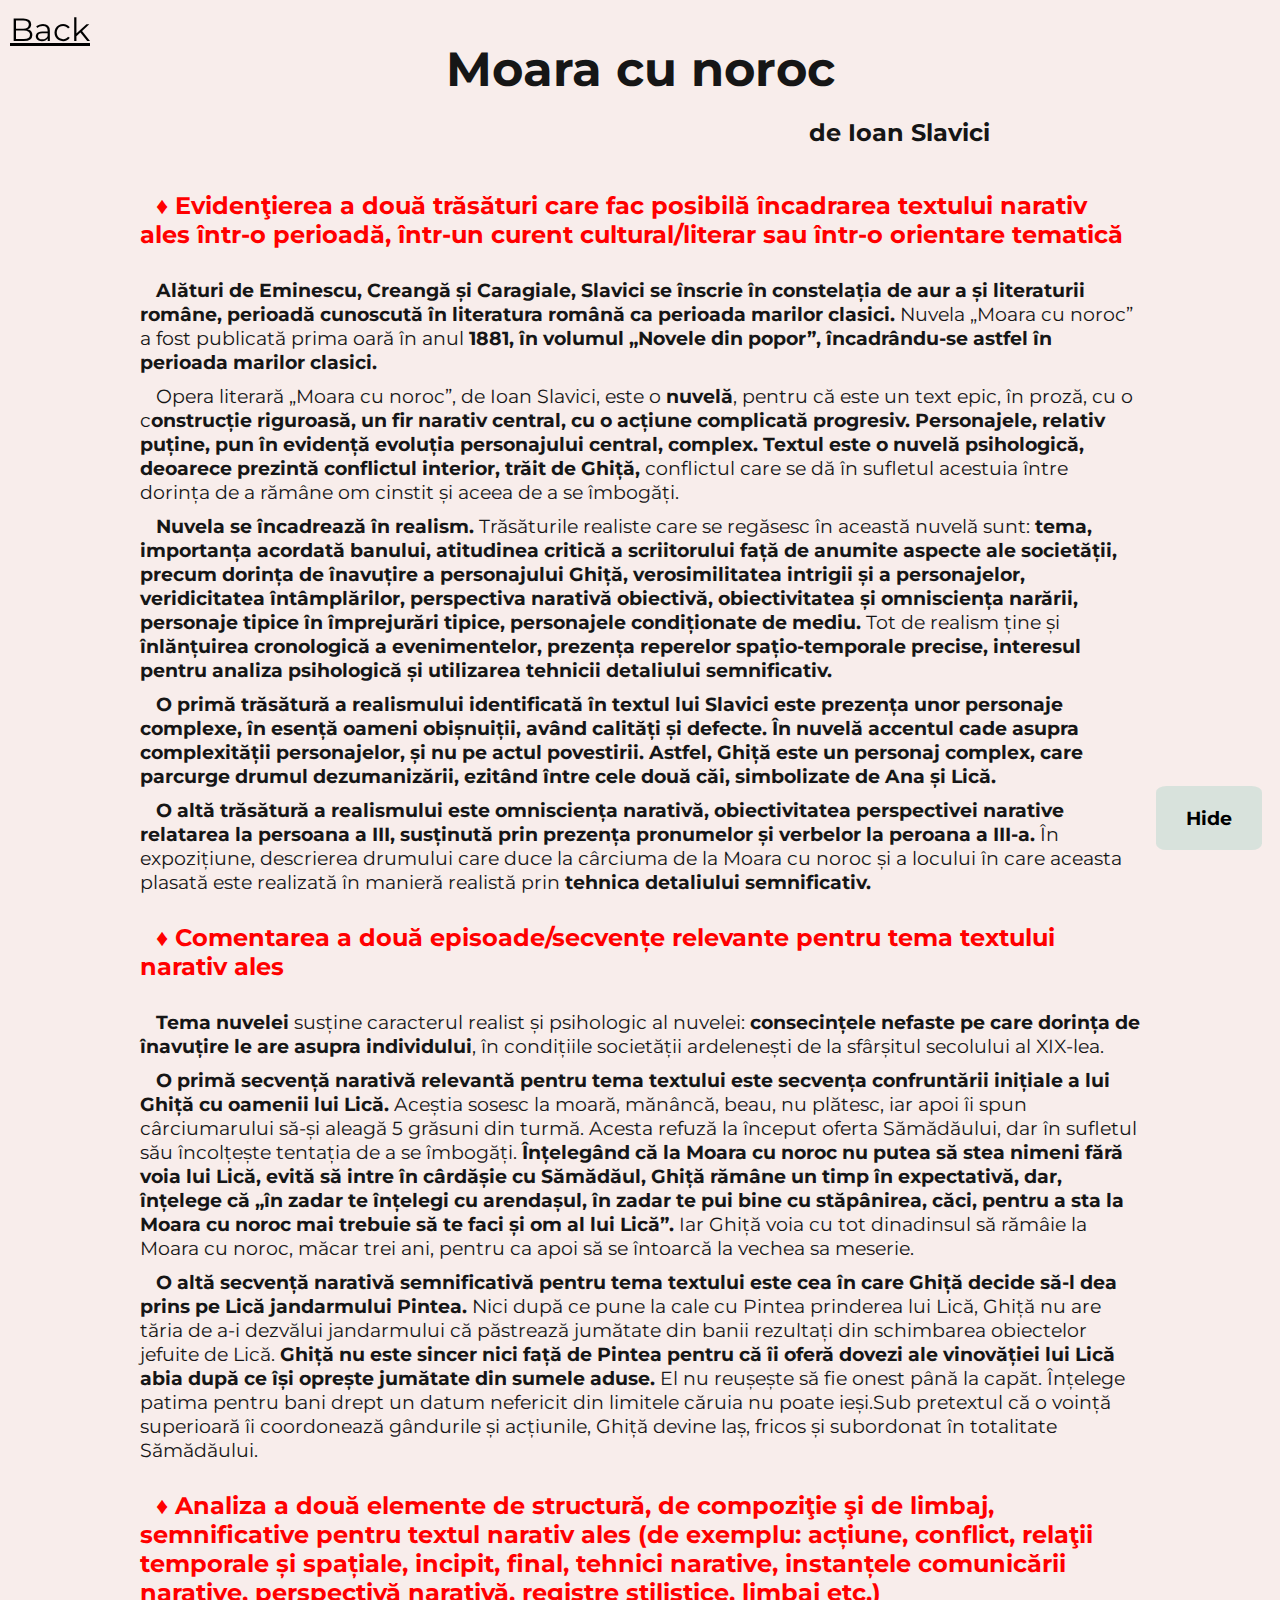
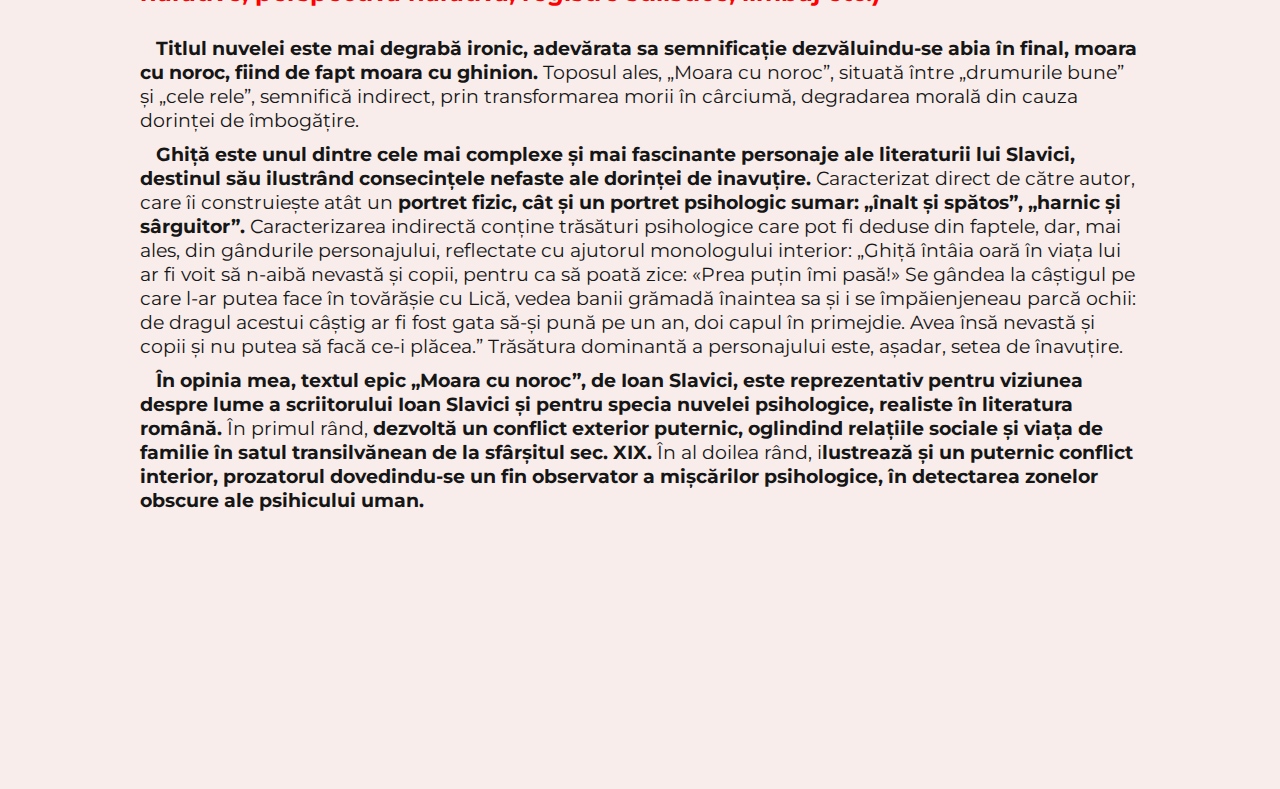
<file: eseuri/moara.html>
<!DOCTYPE html>
<html lang="en" dir="ltr">
  <head>
    <meta charset="utf-8">
    <title></title>
    <link rel="stylesheet" type="text/css" href="../style.css">
    <link rel="preconnect" href="https://fonts.gstatic.com">
    <link href="https://fonts.googleapis.com/css2?family=Montserrat&display=swap" rel="stylesheet">
  </head>
  <body>
    <a href="../index.html" class="backbtn">Back</a>
    <div class="title">
      <h1>Moara cu noroc</h1>
      <h2>de Ioan Slavici</h2>
    </div>
    <div class="container">
      <h3>♦ Evidenţierea a două trăsături care fac posibilă încadrarea textului narativ ales
într-o perioadă, într-un curent cultural/literar sau într-o orientare tematică</h3>
      <p><em>Alături de Eminescu, Creangă și Caragiale, Slavici se înscrie în constelația de aur a și
literaturii române, perioadă cunoscută în literatura română ca perioada marilor clasici. </em>Nuvela „Moara cu noroc” a fost publicată prima oară în anul <em>1881, în volumul
„Novele din popor”, încadrându-se astfel în perioada marilor clasici.</em>
</p>
      <p>Opera literară „Moara cu noroc”, de Ioan Slavici, este o <em>nuvelă</em>, pentru că este un text
epic, în proză, cu o c<em>onstrucție riguroasă, un fir narativ central, cu o acțiune complicată
progresiv. Personajele, relativ puține, pun în evidență evoluția personajului central, complex.
Textul este o nuvelă psihologică, deoarece prezintă conflictul interior, trăit de Ghiță, </em>conflictul
care se dă în sufletul acestuia între dorința de a rămâne om cinstit și aceea de a se îmbogăți.
</p>
      <p><em>Nuvela se încadrează în realism.</em> Trăsăturile realiste care se regăsesc în această nuvelă
sunt: <em>tema, importanța acordată banului, atitudinea critică a scriitorului față de anumite aspecte
ale societății, precum dorința de înavuțire a personajului Ghiță, verosimilitatea intrigii și a
personajelor, veridicitatea întâmplărilor, perspectiva narativă obiectivă, obiectivitatea și
omnisciența narării, personaje tipice în împrejurări tipice, personajele condiționate de mediu.</em> Tot
de realism ține și<em> înlănțuirea cronologică a evenimentelor, prezența reperelor spațio-temporale
precise, interesul pentru analiza psihologică și utilizarea tehnicii detaliului semnificativ.</em>
</p>
      <p><em>O primă trăsătură a realismului identificată în textul lui Slavici este prezența unor
personaje complexe, în esență oameni obișnuiții, având calități și defecte. În nuvelă accentul
cade asupra complexității personajelor, și nu pe actul povestirii. Astfel, Ghiță este un personaj complex, care parcurge drumul dezumanizării, ezitând între cele
două căi, simbolizate de Ana și Lică.</em>
</p>
      <p><em>O altă trăsătură a realismului este omnisciența narativă, obiectivitatea perspectivei
narative relatarea la persoana a III, susținută prin prezența pronumelor și verbelor la peroana a
III-a. </em>În expozițiune, descrierea drumului care duce la cârciuma de la Moara cu noroc și a locului
în care aceasta plasată este realizată în manieră realistă prin<em> tehnica detaliului semnificativ.</em>
</p>
      <h3>♦ Comentarea a două episoade/secvențe relevante pentru tema textului narativ ales</h3>
      <p><em>Tema nuvelei </em>susține caracterul realist și psihologic al nuvelei:<em> consecințele nefaste pe
care dorința de înavuțire le are asupra individului</em>, în condițiile societății ardelenești de la
sfârșitul secolului al XIX-lea. </p>
      <p><em>O primă secvență narativă relevantă pentru tema textului este secvența confruntării
inițiale a lui Ghiță cu oamenii lui Lică. </em>Aceștia sosesc la moară, mănâncă, beau, nu plătesc, iar
apoi îi spun cârciumarului să-și aleagă 5 grăsuni din turmă. Acesta refuză la început oferta
 Sămădăului, dar în sufletul său încolțește tentația de a se îmbogăți.<em> Înțelegând că la
Moara cu noroc nu putea să stea nimeni fără voia lui Lică, evită să intre în cârdășie cu Sămădăul,
Ghiță rămâne un timp în expectativă, dar, înțelege că „în zadar te înțelegi cu arendașul, în zadar
te pui bine cu stăpânirea, căci, pentru a sta la Moara cu noroc mai trebuie să te faci și om al lui
Lică”. </em>Iar Ghiță voia cu tot dinadinsul să rămâie la Moara cu noroc, măcar trei ani, pentru ca
apoi să se întoarcă la vechea sa meserie.</p>
      <p><em>O altă secvență narativă semnificativă pentru tema textului este cea în care Ghiță decide să-l
dea prins pe Lică jandarmului Pintea.</em> Nici după ce pune la cale cu Pintea prinderea lui Lică,
Ghiță nu are tăria de a-i dezvălui jandarmului că păstrează jumătate din banii rezultați din
schimbarea obiectelor jefuite de Lică.<em> Ghiță nu este sincer nici față de Pintea pentru că îi oferă
dovezi ale vinovăției lui Lică abia după ce își oprește jumătate din sumele aduse. </em>El nu reușește
să fie onest până la capăt. Înțelege patima pentru bani drept un datum nefericit din limitele căruia
nu poate ieși.Sub pretextul că o voință superioară îi coordonează gândurile și acțiunile,
Ghiță devine laș, fricos și subordonat în totalitate Sămădăului.</p>
      <h3>♦ Analiza a două elemente de structură, de compoziţie şi de limbaj, semnificative pentru
textul narativ ales (de exemplu: acțiune, conflict, relaţii temporale și spațiale, incipit, final,
tehnici narative, instanțele comunicării narative, perspectivă narativă, registre stilistice,
limbaj etc.)</h3>
      <p><em>Titlul nuvelei este mai degrabă ironic, adevărata sa semnificație dezvăluindu-se abia în
final, moara cu noroc, fiind de fapt moara cu ghinion. </em>Toposul ales, „Moara cu noroc”, situată
între „drumurile bune” și „cele rele”, semnifică indirect, prin transformarea morii în cârciumă,
degradarea morală din cauza dorinței de îmbogățire.</p>
      <p><em>Ghiță este unul dintre cele mai complexe și mai fascinante personaje ale literaturii lui
Slavici, destinul său ilustrând consecințele nefaste ale dorinței de inavuțire. </em>Caracterizat direct
de către autor, care îi construiește atât un<em> portret fizic, cât și un portret psihologic sumar: „înalt
și spătos”, „harnic și sârguitor”. </em>Caracterizarea indirectă conține trăsături psihologice care pot fi
deduse din faptele, dar, mai ales, din gândurile personajului, reflectate cu ajutorul monologului
interior: „Ghiță întâia oară în viața lui ar fi voit să n-aibă nevastă și copii, pentru ca să poată
zice: «Prea puțin îmi pasă!» Se gândea la câștigul pe care l-ar putea face în tovărășie cu Lică,
vedea banii grămadă înaintea sa și i se împăienjeneau parcă ochii: de dragul acestui câștig ar fi
fost gata să-și pună pe un an, doi capul în primejdie. Avea însă nevastă și copii și nu putea să
facă ce-i plăcea.” Trăsătura dominantă a personajului este, așadar, setea de înavuțire.</p>
      <p><em>În opinia mea, textul epic „Moara cu noroc”, de Ioan Slavici, este reprezentativ pentru
viziunea despre lume a scriitorului Ioan Slavici și pentru specia nuvelei psihologice, realiste în
literatura română. </em>În primul rând, <em>dezvoltă un conflict exterior puternic, oglindind relațiile
sociale și viața de familie în satul transilvănean de la sfârșitul sec. XIX.</em> În al doilea rând,
i<em>lustrează și un puternic conflict interior, prozatorul dovedindu-se un fin observator a mișcărilor
psihologice, în detectarea zonelor obscure ale psihicului uman.</em>
</p>
    </div>
    <button type="button" name="button" onclick="toggleVis();">Hide</button>
    <script src="script.js"></script>
  </body>
</html>
</file>
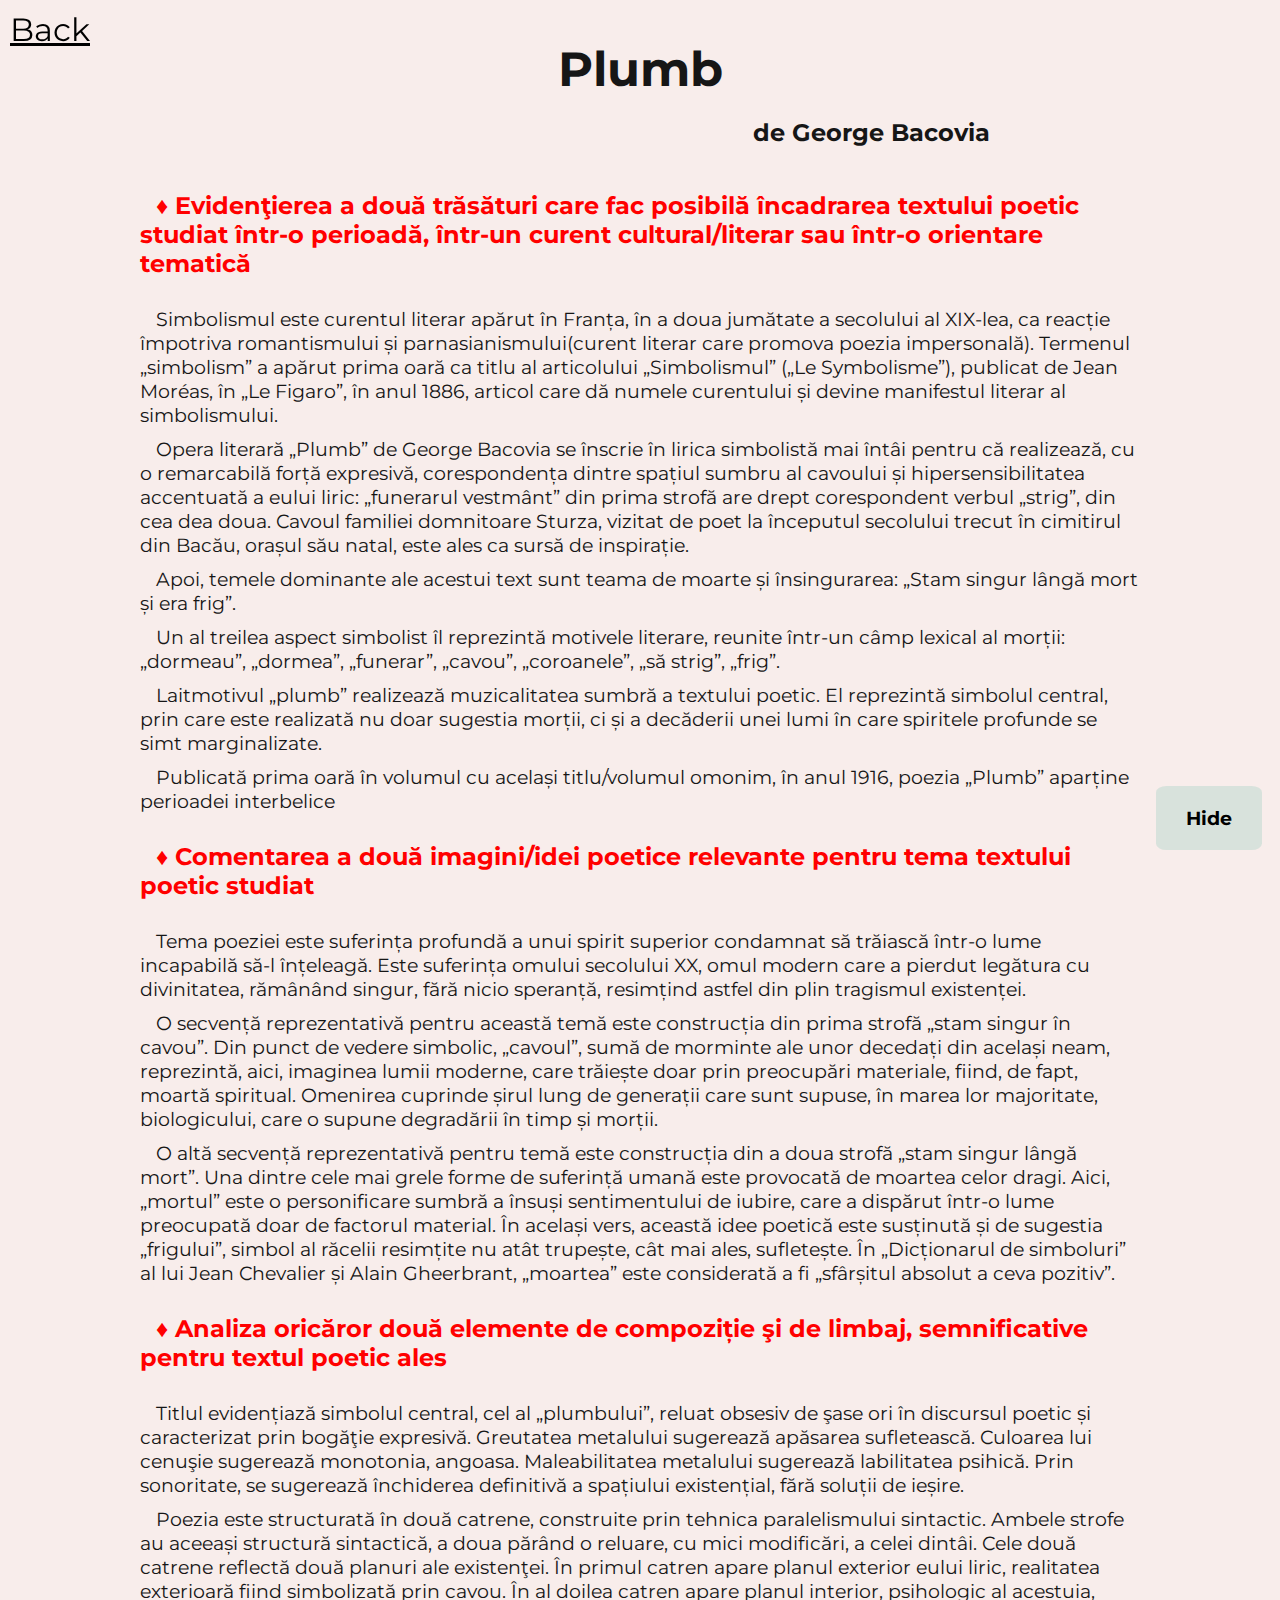
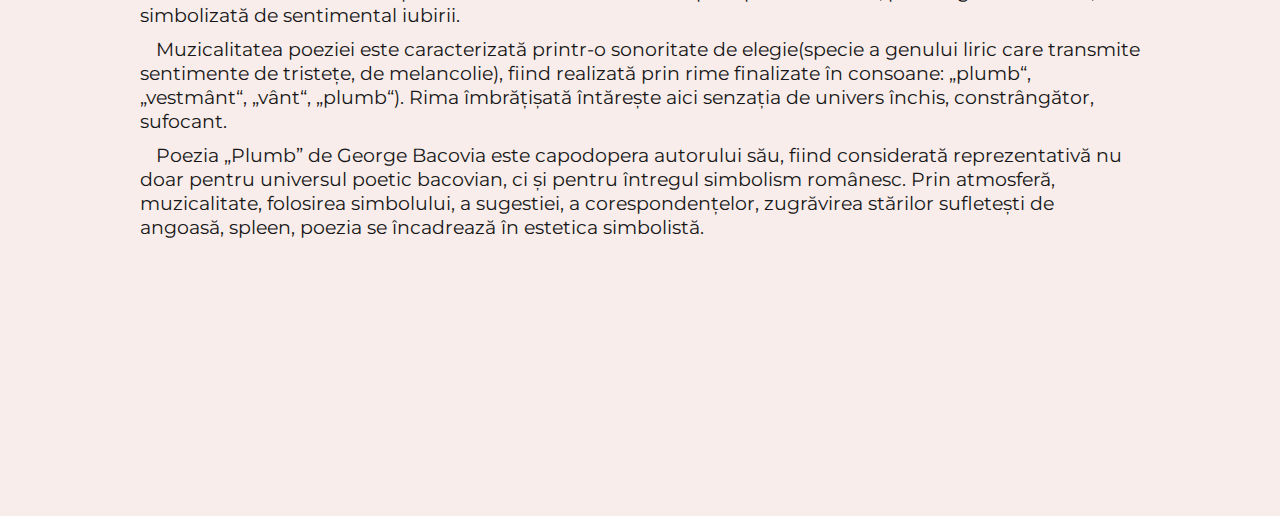
<file: eseuri/plumb.html>
<!DOCTYPE html>
<html lang="en" dir="ltr">
  <head>
    <meta charset="utf-8">
    <title></title>
    <link rel="stylesheet" type="text/css" href="../style.css">
    <link rel="preconnect" href="https://fonts.gstatic.com">
    <link href="https://fonts.googleapis.com/css2?family=Montserrat&display=swap" rel="stylesheet">
  </head>
  <body>
    <a href="../index.html" class="backbtn">Back</a>
    <div class="title">
      <h1>Plumb</h1>
      <h2>de George Bacovia</h2>
    </div>
    <div class="container">
      <h3>♦ Evidenţierea a două trăsături care fac posibilă încadrarea textului poetic studiat într-o
perioadă, într-un curent cultural/literar sau într-o orientare tematică</h3>
      <p>Simbolismul este curentul literar apărut în Franța, în a doua jumătate a secolului al XIX-lea, ca reacție
împotriva romantismului și parnasianismului(curent literar care promova poezia impersonală). Termenul
„simbolism” a apărut prima oară ca titlu al articolului „Simbolismul” („Le Symbolisme”), publicat de Jean
Moréas, în „Le Figaro”, în anul 1886, articol care dă numele curentului și devine manifestul literar al
simbolismului.</p>
      <p>Opera literară „Plumb” de George Bacovia se înscrie în lirica simbolistă mai întâi pentru că realizează,
cu o remarcabilă forță expresivă, corespondența dintre spațiul sumbru al cavoului și hipersensibilitatea
accentuată a eului liric: „funerarul vestmânt” din prima strofă are drept corespondent verbul „strig”, din cea dea doua. Cavoul familiei domnitoare Sturza, vizitat de poet la începutul secolului trecut în cimitirul din Bacău,
orașul său natal, este ales ca sursă de inspirație.</p>
      <p>Apoi, temele dominante ale acestui text sunt teama de moarte și însingurarea: „Stam singur lângă mort
și era frig”. </p>
      <p>Un al treilea aspect simbolist îl reprezintă motivele literare, reunite într-un câmp lexical al morții:
„dormeau”, „dormea”, „funerar”, „cavou”, „coroanele”, „să strig”, „frig”.
</p>
      <p>Laitmotivul „plumb” realizează muzicalitatea sumbră a textului poetic. El reprezintă simbolul central,
prin care este realizată nu doar sugestia morții, ci și a decăderii unei lumi în care spiritele profunde se simt
marginalizate.
</p>
      <p>Publicată prima oară în volumul cu același titlu/volumul omonim, în anul 1916, poezia „Plumb” aparține
perioadei interbelice</p>
      <h3>♦ Comentarea a două imagini/idei poetice relevante pentru tema textului poetic
studiat</h3>
      <p>Tema poeziei este suferința profundă a unui spirit superior condamnat să trăiască într-o lume incapabilă
să-l înțeleagă. Este suferința omului secolului XX, omul modern care a pierdut legătura cu divinitatea,
rămânând singur, fără nicio speranță, resimțind astfel din plin tragismul existenței.
</p>
      <p>O secvență reprezentativă pentru această temă este construcția din prima strofă „stam singur în cavou”.
Din punct de vedere simbolic, „cavoul”, sumă de morminte ale unor decedați din același neam, reprezintă, aici,
imaginea lumii moderne, care trăiește doar prin preocupări materiale, fiind, de fapt, moartă spiritual. Omenirea
cuprinde șirul lung de generații care sunt supuse, în marea lor majoritate, biologicului, care o supune degradării
în timp și morții. </p>
      <p>O altă secvență reprezentativă pentru temă este construcția din a doua strofă „stam singur lângă mort”.
Una dintre cele mai grele forme de suferință umană este provocată de moartea celor dragi. Aici, „mortul” este o
personificare sumbră a însuși sentimentului de iubire, care a dispărut într-o lume preocupată doar de factorul
material. În același vers, această idee poetică este susținută și de sugestia „frigului”, simbol al răcelii resimțite
nu atât trupește, cât mai ales, sufletește. În „Dicționarul de simboluri” al lui Jean Chevalier și Alain Gheerbrant,
„moartea” este considerată a fi „sfârșitul absolut a ceva pozitiv”.
</p>
      <h3>♦ Analiza oricăror două elemente de compoziție şi de limbaj, semnificative pentru textul
poetic ales</h3>
      <p>Titlul evidențiază simbolul central, cel al „plumbului”, reluat obsesiv de şase ori în discursul poetic și
caracterizat prin bogăţie expresivă. Greutatea metalului sugerează apăsarea sufletească. Culoarea lui cenuşie
sugerează monotonia, angoasa. Maleabilitatea metalului sugerează labilitatea psihică. Prin sonoritate, se
sugerează închiderea definitivă a spațiului existențial, fără soluții de ieșire.</p>
      <p>Poezia este structurată în două catrene, construite prin tehnica paralelismului sintactic. Ambele strofe
au aceeași structură sintactică, a doua părând o reluare, cu mici modificări, a celei dintâi. Cele două catrene
reflectă două planuri ale existenţei. În primul catren apare planul exterior eului liric, realitatea exterioară fiind
simbolizată prin cavou. În al doilea catren apare planul interior, psihologic al acestuia, simbolizată de
sentimental iubirii.</p>
      <p>Muzicalitatea poeziei este caracterizată printr-o sonoritate de elegie(specie a genului liric care transmite
sentimente de tristețe, de melancolie), fiind realizată prin rime finalizate în consoane: „plumb“, „vestmânt“,
„vânt“, „plumb“). Rima îmbrățișată întărește aici senzația de univers închis, constrângător, sufocant.
</p>
      <p>Poezia „Plumb” de George Bacovia este capodopera autorului său, fiind considerată reprezentativă nu
doar pentru universul poetic bacovian, ci și pentru întregul simbolism românesc. Prin atmosferă, muzicalitate,
folosirea simbolului, a sugestiei, a corespondențelor, zugrăvirea stărilor sufletești de angoasă, spleen, poezia se
încadrează în estetica simbolistă.</p>
    </div>
    <button type="button" name="button" onclick="toggleVis();">Hide</button>
    <script src="script.js"></script>
  </body>
</html>
</file>
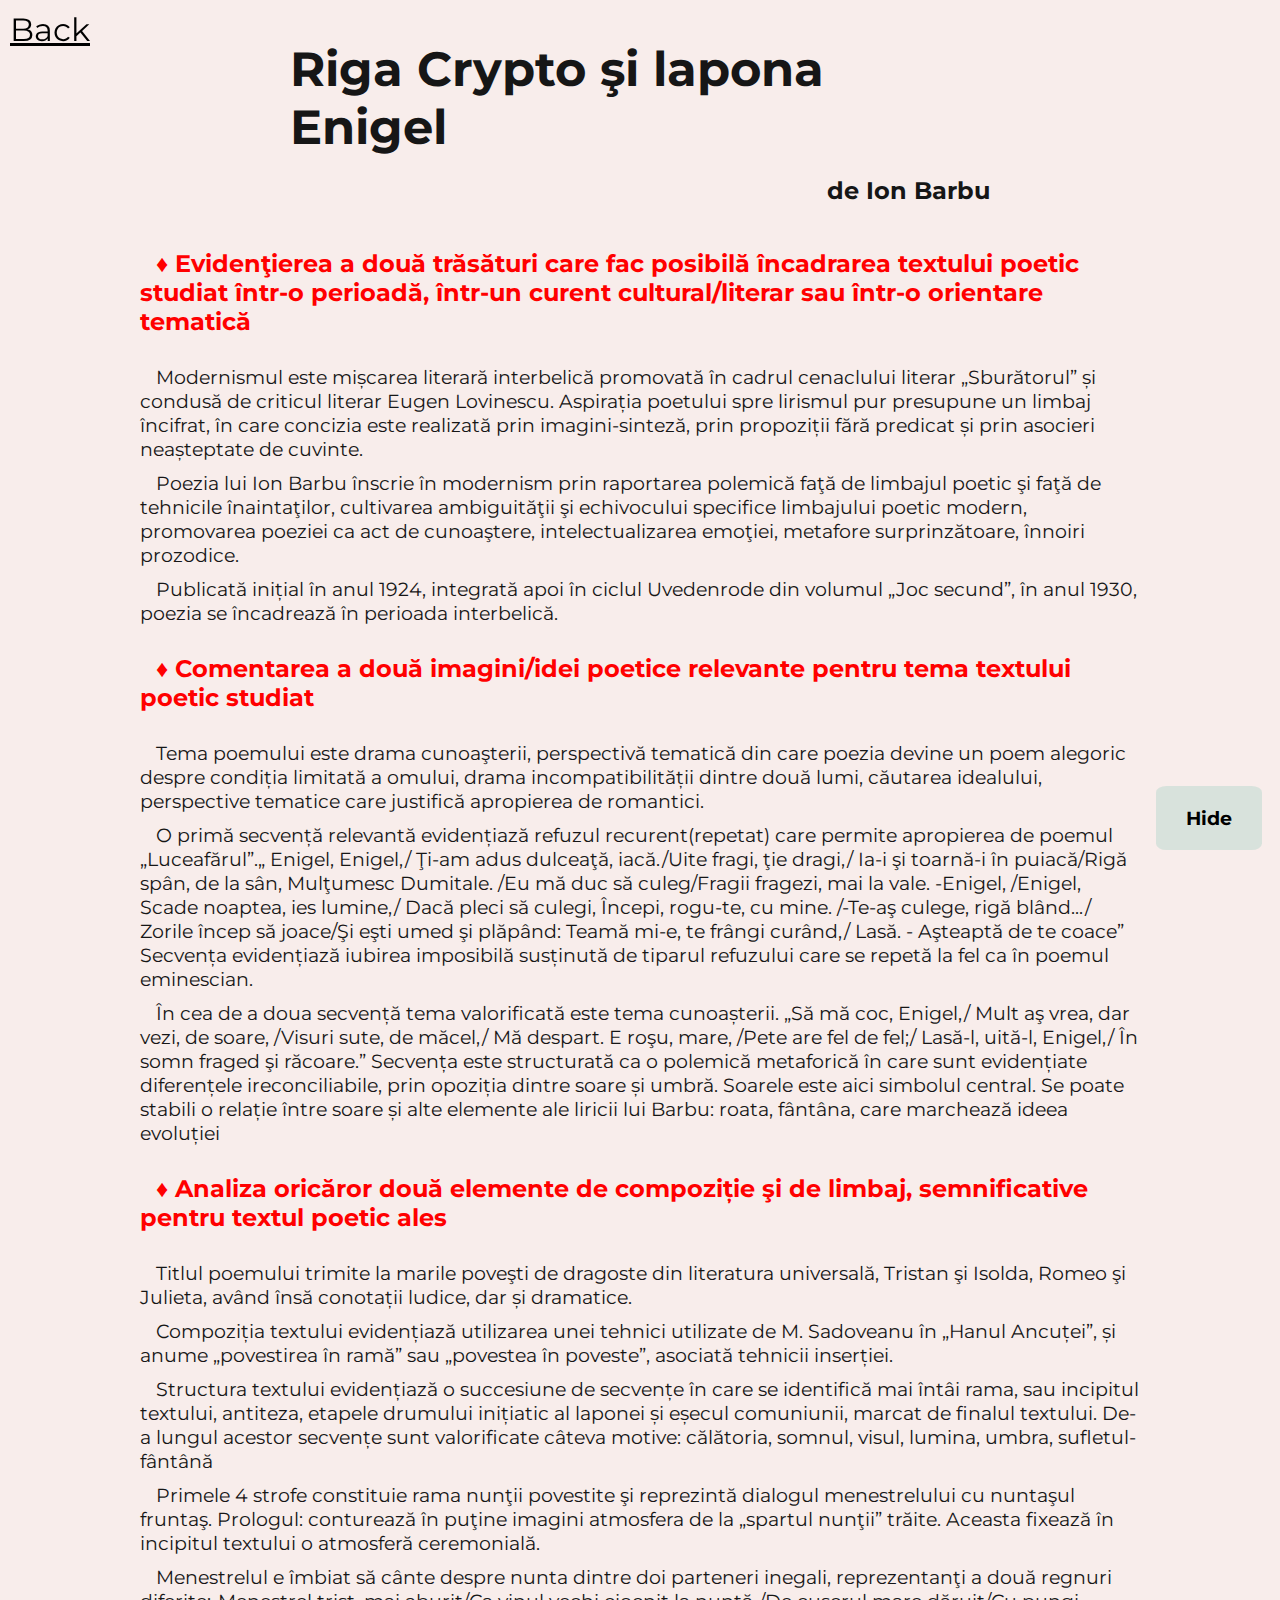
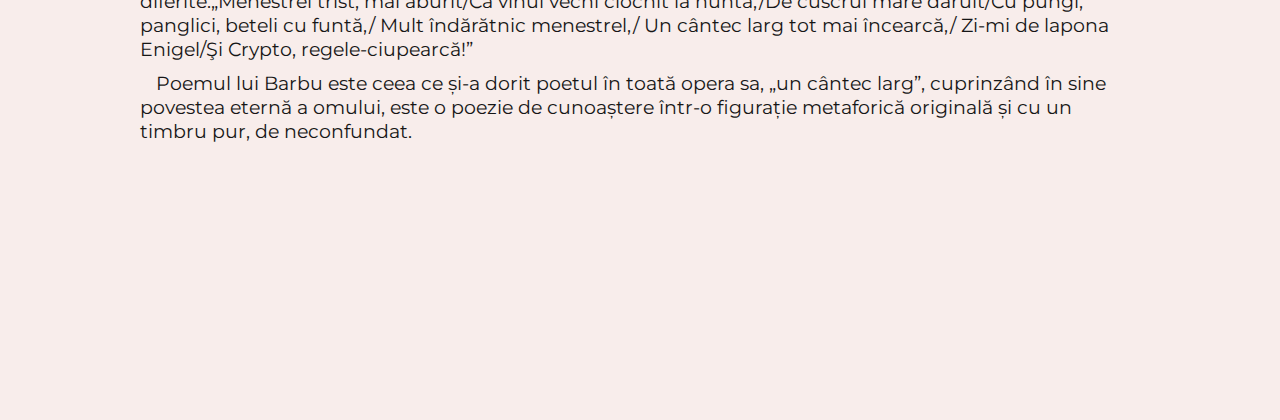
<file: eseuri/riga.html>
<!DOCTYPE html>
<html lang="en" dir="ltr">
  <head>
    <meta charset="utf-8">
    <title></title>
    <link rel="stylesheet" type="text/css" href="../style.css">
    <link rel="preconnect" href="https://fonts.gstatic.com">
    <link href="https://fonts.googleapis.com/css2?family=Montserrat&display=swap" rel="stylesheet">
  </head>
  <body>
    <a href="../index.html" class="backbtn">Back</a>
    <div class="title">
      <h1>Riga Crypto şi lapona Enigel</h1>
      <h2>de Ion Barbu</h2>
    </div>
    <div class="container">
      <h3>♦ Evidenţierea a două trăsături care fac posibilă încadrarea textului
poetic studiat într-o perioadă, într-un curent cultural/literar sau într-o orientare tematică</h3>
      <p>Modernismul este mișcarea literară interbelică promovată în cadrul cenaclului literar
„Sburătorul” și condusă de criticul literar Eugen Lovinescu. Aspirația poetului spre lirismul pur presupune un limbaj încifrat, în care concizia
este realizată prin imagini-sinteză, prin propoziții fără predicat și prin asocieri neașteptate de
cuvinte. </p>
      <p>Poezia lui Ion Barbu înscrie în modernism prin raportarea polemică faţă de limbajul
poetic şi faţă de tehnicile înaintaţilor, cultivarea ambiguităţii şi echivocului specifice limbajului
poetic modern, promovarea poeziei ca act de cunoaştere, intelectualizarea emoţiei, metafore
surprinzătoare, înnoiri prozodice.
</p>
      <p>Publicată inițial în anul 1924, integrată apoi în ciclul Uvedenrode din volumul „Joc
secund”, în anul 1930, poezia se încadrează în perioada interbelică.</p>
      <h3>♦ Comentarea a două imagini/idei poetice relevante pentru tema
textului poetic studiat</h3>
      <p>Tema poemului este drama cunoaşterii, perspectivă tematică din care poezia devine un
poem alegoric despre condiția limitată a omului, drama incompatibilității dintre două lumi,
căutarea idealului, perspective tematice care justifică apropierea de romantici.</p>
      <p>O primă secvență relevantă evidențiază refuzul recurent(repetat) care permite apropierea
de poemul „Luceafărul”.„ Enigel, Enigel,/ Ţi-am adus dulceaţă, iacă./Uite fragi, ţie dragi,/ Ia-i şi
toarnă-i în puiacă/Rigă spân, de la sân, Mulţumesc Dumitale. /Eu mă duc să culeg/Fragii fragezi,
mai la vale. -Enigel, /Enigel, Scade noaptea, ies lumine,/ Dacă pleci să culegi, Începi, rogu-te, cu
mine. /-Te-aş culege, rigă blând.../ Zorile încep să joace/Şi eşti umed şi plăpând: Teamă mi-e, te
frângi curând,/ Lasă. - Aşteaptă de te coace” Secvența evidențiază iubirea imposibilă susținută de
tiparul refuzului care se repetă la fel ca în poemul eminescian.</p>
      <p>În cea de a doua secvență tema valorificată este tema cunoașterii. „Să mă coc, Enigel,/
Mult aş vrea, dar vezi, de soare, /Visuri sute, de măcel,/ Mă despart. E roşu, mare, /Pete are fel
de fel;/ Lasă-l, uită-l, Enigel,/ În somn fraged şi răcoare.” Secvența este structurată ca o polemică
metaforică în care sunt evidențiate diferențele ireconciliabile, prin opoziția dintre soare și umbră.
Soarele este aici simbolul central. Se poate stabili o relație între soare și alte elemente ale liricii
lui Barbu: roata, fântâna, care marchează ideea evoluției</p>
      <h3>♦ Analiza oricăror două elemente de compoziție şi de limbaj,
semnificative pentru textul poetic ales</h3>
      <p>Titlul poemului trimite la marile poveşti de dragoste din literatura universală, Tristan şi
Isolda, Romeo şi Julieta, având însă conotații ludice, dar și dramatice.</p>
      <p>Compoziția textului evidențiază utilizarea unei tehnici utilizate de M. Sadoveanu în
„Hanul Ancuței”, și anume „povestirea în ramă” sau „povestea în poveste”, asociată tehnicii
inserției.
</p>
      <p>Structura textului evidențiază o succesiune de secvențe în care se identifică mai întâi
rama, sau incipitul textului, antiteza, etapele drumului inițiatic al laponei și eșecul comuniunii,
marcat de finalul textului. De-a lungul acestor secvențe sunt valorificate câteva motive: călătoria,
somnul, visul, lumina, umbra, sufletul-fântână</p>
      <p>Primele 4 strofe constituie rama nunţii povestite şi reprezintă dialogul menestrelului cu
nuntaşul fruntaş. Prologul: conturează în puţine imagini atmosfera de la „spartul nunţii” trăite.
Aceasta fixează în incipitul textului o atmosferă ceremonială.
</p>
      <p>Menestrelul e îmbiat să cânte despre nunta dintre doi parteneri inegali, reprezentanţi a
două regnuri diferite:„Menestrel trist, mai aburit/Ca vinul vechi ciocnit la nuntă,/De cuscrul mare
dăruit/Cu pungi, panglici, beteli cu funtă,/ Mult îndărătnic menestrel,/ Un cântec larg tot mai
încearcă,/ Zi-mi de lapona Enigel/Şi Crypto, regele-ciupearcă!”</p>
      <p>Poemul lui Barbu este ceea ce și-a dorit poetul în toată opera sa, „un cântec larg”,
cuprinzând în sine povestea eternă a omului, este o poezie de cunoaștere într-o figurație
metaforică originală și cu un timbru pur, de neconfundat.</p>
    </div>
    <button type="button" name="button" onclick="toggleVis();">Hide</button>
    <script src="script.js"></script>
  </body>
</html>
</file>
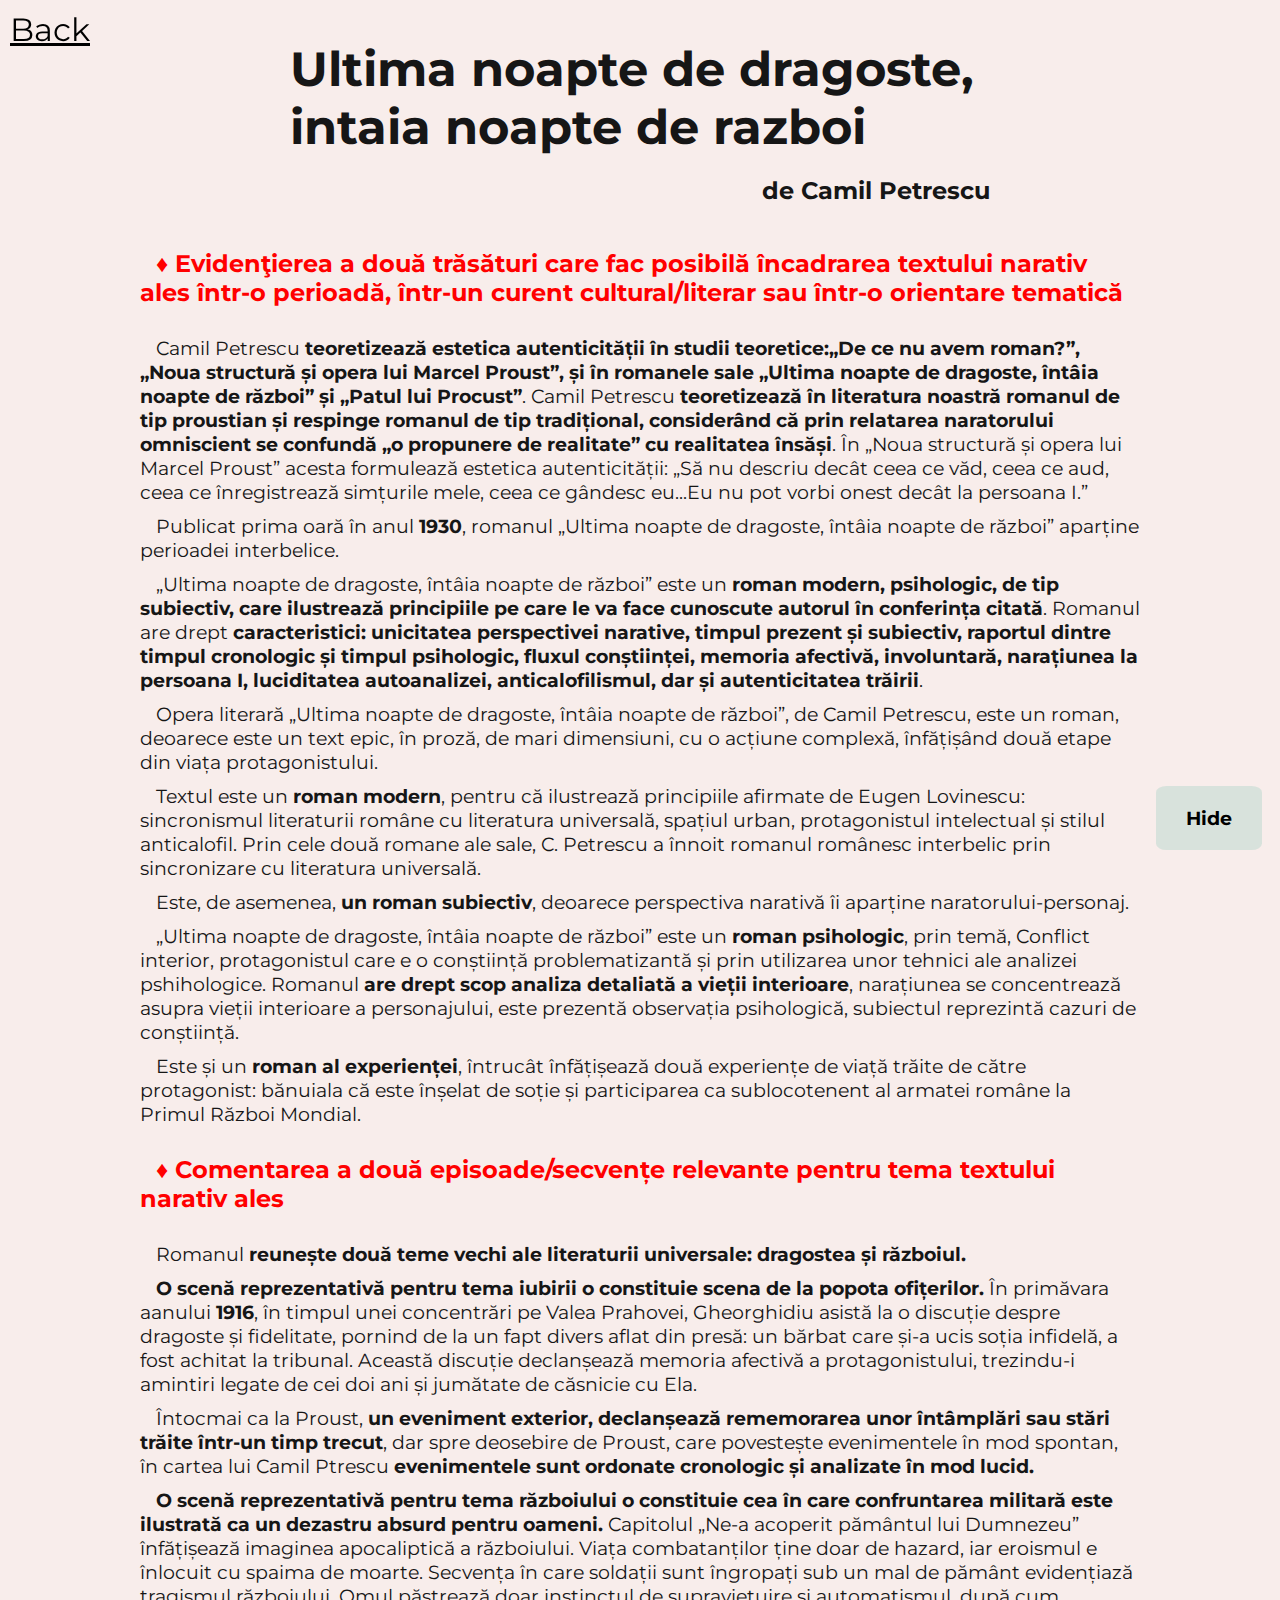
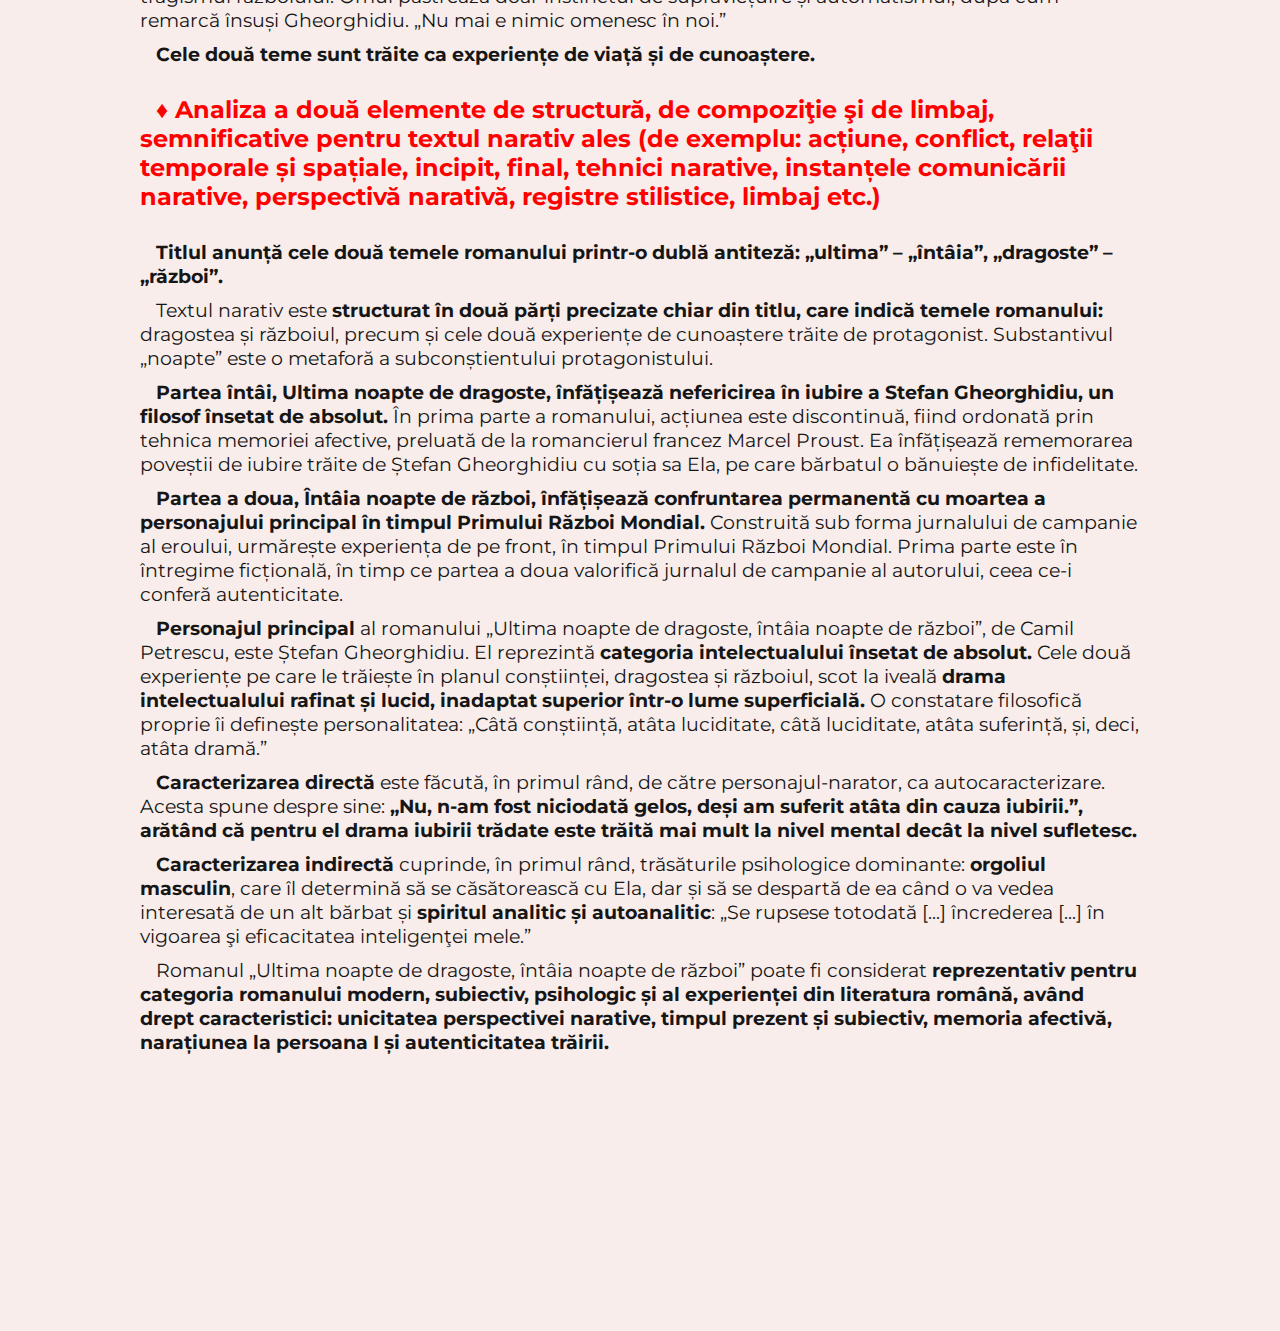
<file: eseuri/ultima.html>
<!DOCTYPE html>
<html lang="en" dir="ltr">
  <head>
    <meta charset="utf-8">
    <title></title>
    <link rel="stylesheet" type="text/css" href="../style.css">
    <link rel="preconnect" href="https://fonts.gstatic.com">
    <link href="https://fonts.googleapis.com/css2?family=Montserrat&display=swap" rel="stylesheet">
  </head>
  <body>
    <a href="../index.html" class="backbtn">Back</a>
    <div class="title">
      <h1>Ultima noapte de dragoste, intaia noapte de razboi</h1>
      <h2>de Camil Petrescu</h2>
    </div>
    <div class="container">
      <h3>♦ Evidenţierea a două trăsături care fac posibilă încadrarea textului narativ ales într-o perioadă, într-un curent cultural/literar sau într-o orientare tematică</h3>

        <p>Camil Petrescu<em> teoretizează estetica autenticității în studii teoretice:„De ce nu avem roman?”, „Noua structură și opera lui Marcel Proust”, și în romanele sale „Ultima noapte de dragoste, întâia noapte de război”  și „Patul lui Procust”</em>. Camil Petrescu<em> teoretizează în literatura noastră romanul de tip proustian și respinge romanul de tip tradițional, considerând că prin relatarea naratorului omniscient se confundă „o propunere de realitate” cu realitatea însăși</em>. În „Noua structură și opera lui Marcel Proust” acesta formulează estetica autenticității: „Să nu descriu decât ceea ce văd, ceea ce aud, ceea ce înregistrează simțurile mele, ceea ce gândesc eu...Eu nu pot vorbi onest decât la persoana I.”</p>
        <p>Publicat prima oară în anul<em> 1930</em>, romanul „Ultima noapte de dragoste, întâia noapte de război” aparține perioadei interbelice.</p>
        <p>„Ultima noapte de dragoste, întâia noapte de război” este un<em> roman modern, psihologic, de tip subiectiv, care ilustrează principiile pe care le va face cunoscute autorul în conferința citată</em>. Romanul are drept<em> caracteristici: unicitatea perspectivei narative, timpul prezent și subiectiv, raportul dintre timpul cronologic și timpul psihologic, fluxul conștiinței, memoria afectivă, involuntară, narațiunea la persoana I, luciditatea autoanalizei, anticalofilismul, dar și autenticitatea trăirii</em>.</p>
        <p>Opera literară „Ultima noapte de dragoste, întâia noapte de război”, de Camil Petrescu, este un roman, deoarece este un text epic, în proză, de mari dimensiuni, cu o acțiune complexă, înfățișând două etape din viața protagonistului.</p>
        <p>Textul este un<em> roman modern</em>, pentru că ilustrează principiile afirmate de Eugen Lovinescu: sincronismul literaturii române cu literatura universală, spațiul urban, protagonistul intelectual și stilul anticalofil. Prin cele două romane ale sale, C. Petrescu a înnoit romanul românesc interbelic prin sincronizare cu literatura universală.</p>
        <p>Este, de asemenea,<em> un roman subiectiv</em>, deoarece perspectiva narativă îi aparține naratorului-personaj.</p>
        <p>„Ultima noapte de dragoste, întâia noapte de război” este un<em> roman psihologic</em>, prin temă, Conflict interior, protagonistul care e o conștiință problematizantă și prin utilizarea unor tehnici ale analizei pshihologice. Romanul<em> are drept scop analiza detaliată a vieții interioare</em>, narațiunea se concentrează asupra vieții interioare a personajului, este prezentă observația psihologică, subiectul reprezintă cazuri de conștiință.</p>
        <p>Este și un<em> roman al experienței</em>, întrucât înfățișează două experiențe de viață trăite de către protagonist: bănuiala că este înșelat de soție și participarea ca sublocotenent al armatei române la Primul Război Mondial.</p>

      <h3>♦ Comentarea a două episoade/secvențe relevante pentru tema textului narativ ales</h3>

        <p>Romanul<em> reunește două teme vechi ale literaturii universale: dragostea și războiul.</em></p>
        <p><em>O scenă reprezentativă pentru tema iubirii o constituie scena de la popota ofițerilor. </em>În primăvara aanului<em> 1916</em>, în timpul unei concentrări pe Valea Prahovei, Gheorghidiu asistă la o discuție despre dragoste și fidelitate, pornind de la un fapt divers aflat din presă: un bărbat care și-a ucis soția infidelă, a fost achitat la tribunal. Această discuție declanșează memoria afectivă a protagonistului, trezindu-i amintiri legate de cei doi ani și jumătate de căsnicie cu Ela.</p>
        <p>Întocmai ca la Proust,<em> un eveniment exterior, declanșează rememorarea unor întâmplări sau stări trăite într-un timp trecut</em>, dar spre deosebire de Proust, care povestește evenimentele în mod spontan, în cartea lui Camil Ptrescu<em> evenimentele sunt ordonate cronologic și analizate în mod lucid.</em></p>
        <p><em>O scenă reprezentativă pentru tema războiului o constituie cea în care confruntarea militară este ilustrată ca un dezastru absurd pentru oameni. </em>Capitolul „Ne-a acoperit pământul lui Dumnezeu” înfățișează imaginea apocaliptică a războiului. Viața combatanților ține doar de hazard, iar eroismul e înlocuit cu spaima de moarte. Secvența în care soldații sunt îngropați sub un mal de pământ evidențiază tragismul războiului. Omul păstrează doar instinctul de supraviețuire și automatismul, după cum remarcă însuși Gheorghidiu. „Nu mai e nimic omenesc în noi.”</p>
        <p><em>Cele două teme sunt trăite ca experiențe de viață și de cunoaștere.</em></p>

      <h3>♦ Analiza a două elemente de structură, de compoziţie şi de limbaj, semnificative pentru textul narativ ales (de exemplu: acțiune, conflict, relaţii temporale și spațiale, incipit, final, tehnici narative, instanțele comunicării narative, perspectivă narativă, registre stilistice, limbaj etc.)</h3>

        <p><em>Titlul anunță cele două temele romanului printr-o dublă antiteză: „ultima” – „întâia”, „dragoste” – „război”.</em></p>
        <p>Textul narativ este<em> structurat în două părți precizate chiar din titlu, care indică temele romanului:</em> dragostea și războiul, precum și cele două experiențe de cunoaștere trăite de protagonist. Substantivul „noapte” este o metaforă a subconștientului protagonistului.</p>
        <p><em>Partea întâi, Ultima noapte de dragoste, înfățișează nefericirea în iubire a Stefan Gheorghidiu, un filosof însetat de absolut. </em>În prima parte a romanului, acțiunea este discontinuă, fiind ordonată prin tehnica memoriei afective, preluată de la romancierul francez Marcel Proust. Ea înfățișează rememorarea poveștii de iubire trăite de Ștefan Gheorghidiu cu soția sa Ela, pe care bărbatul o bănuiește de infidelitate.</p>
        <p><em>Partea a doua, Întâia noapte de război, înfățișează confruntarea permanentă cu moartea a personajului principal în timpul Primului Război Mondial. </em>Construită sub forma jurnalului de campanie al eroului, urmărește experiența de pe front, în timpul Primului Război Mondial. Prima parte este în întregime ficțională, în timp ce partea a doua valorifică jurnalul de campanie al autorului, ceea ce-i conferă autenticitate.</p>
        <p><em>Personajul principal </em>al romanului „Ultima noapte de dragoste, întâia noapte de război”, de Camil Petrescu, este Ștefan Gheorghidiu. El reprezintă <em>categoria intelectualului însetat de absolut. </em>Cele două experiențe pe care le trăiește în planul conștiinței, dragostea și războiul, scot la iveală<em> drama intelectualului rafinat și lucid, inadaptat superior într-o lume superficială. </em>O constatare filosofică proprie îi definește personalitatea: „Câtă conștiință, atâta luciditate, câtă luciditate, atâta suferință, și, deci, atâta dramă.”</p>
        <p><em>Caracterizarea directă </em>este făcută, în primul rând, de către personajul-narator, ca autocaracterizare. Acesta spune despre sine: <em>„Nu, n-am fost niciodată gelos, deși am suferit atâta din cauza iubirii.”, arătând că pentru el drama iubirii trădate este trăită mai mult la nivel mental decât la nivel sufletesc.</em></p>
        <p><em>Caracterizarea indirectă </em>cuprinde, în primul rând, trăsăturile psihologice dominante:<em> orgoliul masculin</em>, care îl determină să se căsătorească cu Ela, dar și să se despartă de ea când o va vedea interesată de un alt bărbat și<em> spiritul analitic și autoanalitic</em>: „Se rupsese totodată [...] încrederea [...] în vigoarea şi eficacitatea inteligenţei mele.”</p>
        <p>Romanul „Ultima noapte de dragoste, întâia noapte de război” poate fi considerat<em> reprezentativ pentru categoria romanului modern, subiectiv, psihologic și al experienței din literatura română, având drept caracteristici: unicitatea perspectivei narative, timpul prezent și subiectiv, memoria afectivă, narațiunea la persoana I și autenticitatea trăirii.</em></p>

    </div>
    <button type="button" name="button" onclick="toggleVis();">Hide</button>
    <script src="script.js"></script>
  </body>
</html>
</file>
<file: style.css>
body{
  display: flex;
  align-items: center;
  justify-content: center;
  flex-direction: column;
  background-color: #f8edeb;
  font-family: Montserrat;
  padding-bottom: 200px;
  color: #161616;
}
ul{
  line-height: 2;
  font-size: 2em;
  list-style-type: disc;
}
a{
  text-decoration: underline;
  color: black;
}
h1{
  font-size: 3em;
  font-weight: bolder;
  margin-bottom: 0;
}
p{
  align-self: flex-start;
  font-size: 1.2em;
  margin:5px 0 5px 0;
  visibility: visible;
  background-color: #161616;
  z-index: 0;
}
p:hover{
  background-color: transparent;
}
button {
    position: sticky;
    bottom: 50px;
    align-self: flex-end;
    margin-right: 10px;
    font-family: Montserrat;
    font-weight: bold;
    font-size: 1.2em;
    background-color: #d8e2dc;
    border-radius: 10%;
    border: 0;
    padding: 20px 30px;
    cursor: pointer;
}
.backbtn{
  position: fixed;
  left: 10px;
  top: 10px;
  font-size: 2em;
}
.container{
  width: 80%;
  max-width: 1000px;
  display: flex;
  justify-content: center;
  align-items: center;
  flex-direction: column;
  text-indent: 1em;
}

.title{
  width: 700px;
  display: flex;
  align-items: center;
  justify-content: center;
  flex-direction: column;
}
h2{
  align-self: flex-end;
}
h3{
  color: red;
  font-size: 1.5em;
}
em{
  z-index: 1;
  font-weight: bold;
  background-color: #f8edeb !important;
  font-style: normal;
}
</file>
